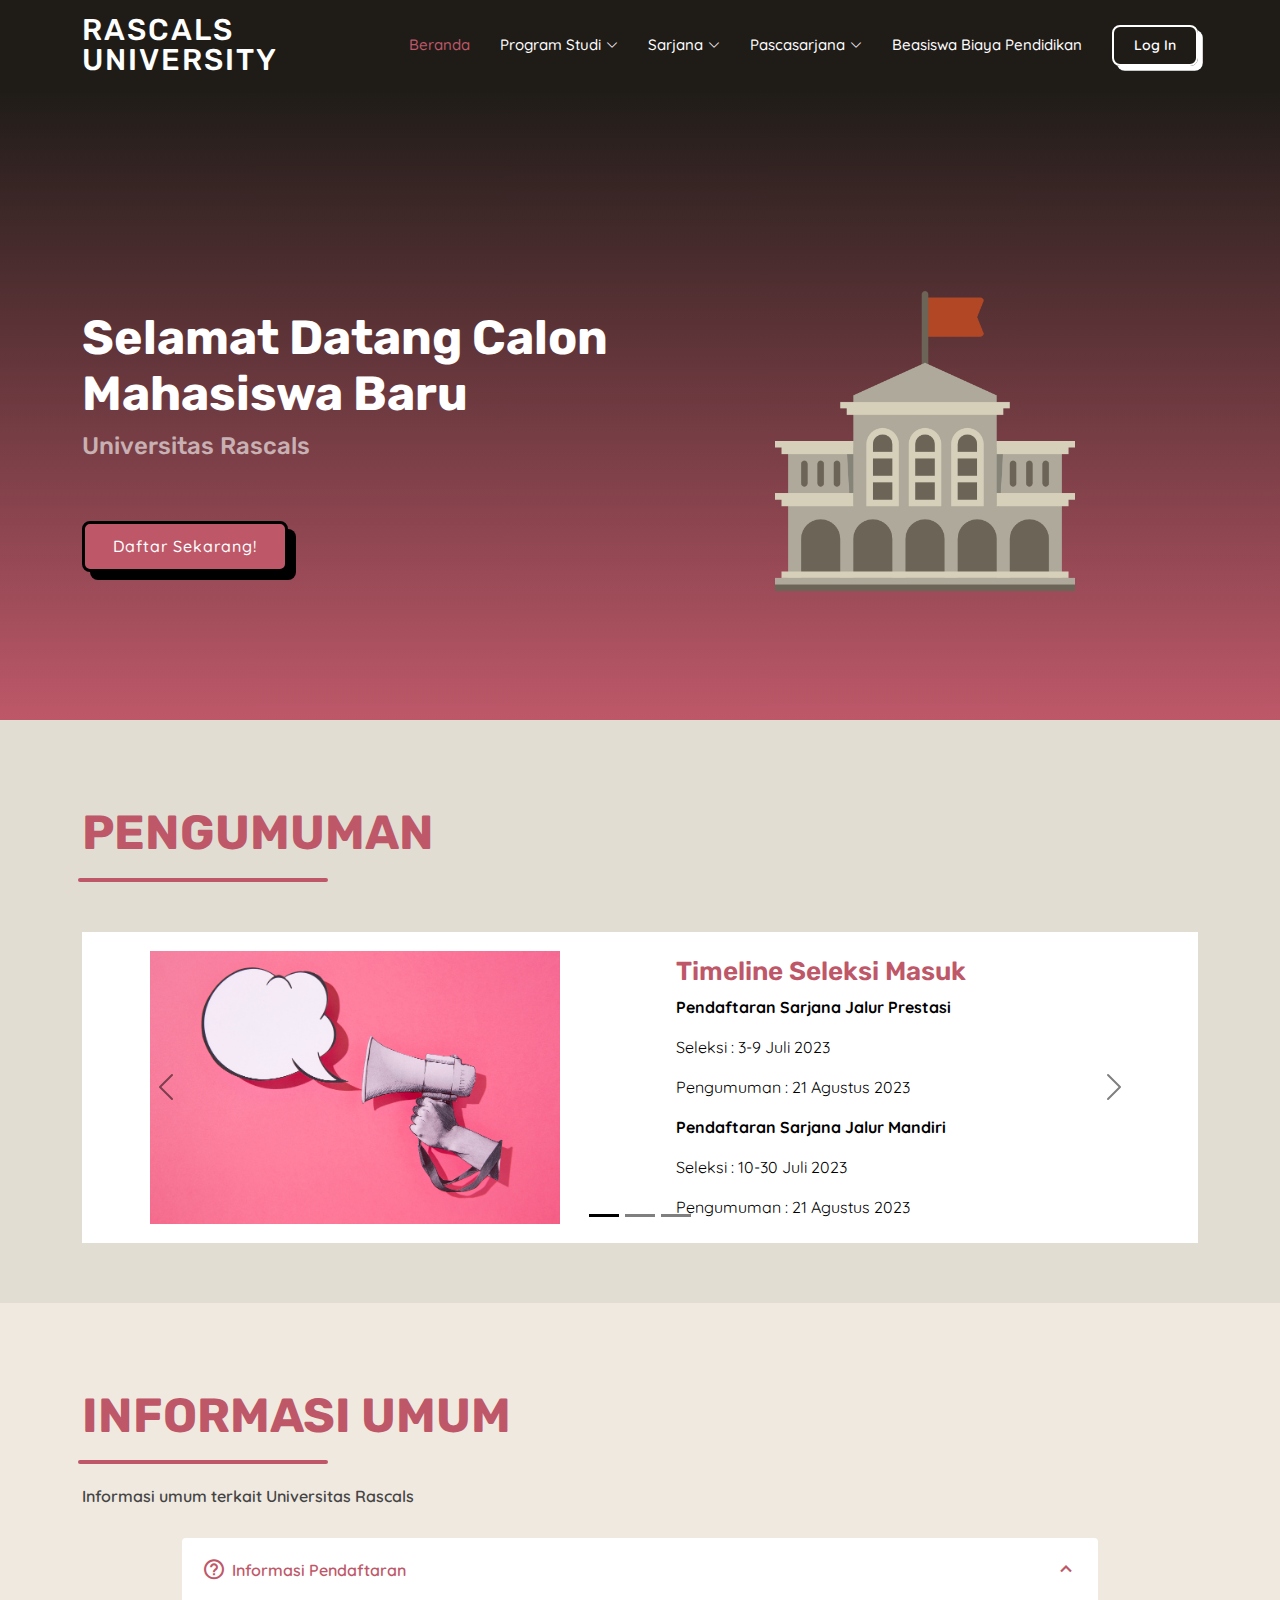
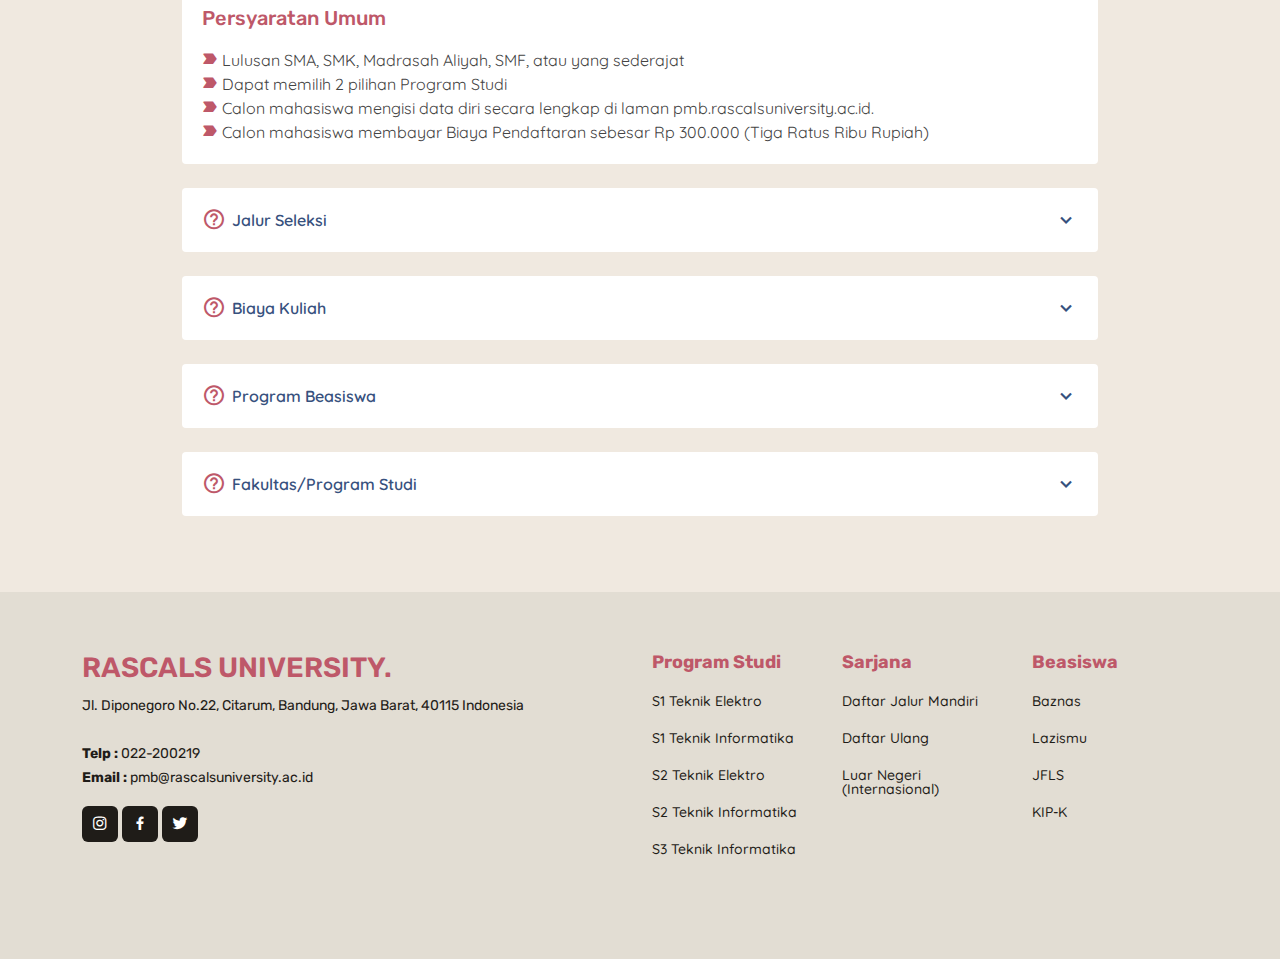
<file: index.html>
<!DOCTYPE html>
<html lang="en">

<head>
    <meta charset="utf-8" />
    <meta content="width=device-width, initial-scale=1.0" name="viewport" />

    <title>PMB RASCALS University - Beranda</title>

    <link href="./assets/image/favicon.png" rel="icon" />

    <link rel="stylesheet" href="./assets/bootstrap/css/bootstrap.min.css" />
    <link rel="stylesheet" href="./assets/bootstrap-icons/bootstrap-icons.css" />
    <link rel="stylesheet" href="./assets/boxicons/css/boxicons.min.css" />

    <link href="./assets/css/style.css" rel="stylesheet" />
</head>

<body>
    <!-- Header -->
    <header id="header" class="sticky-top bg-base-1">
        <div class="container d-flex align-items-center">
            <h1 class="logo me-auto">
                <a href="index.html">rascals university</a>
            </h1>

            <nav id="navbar" class="navbar">
                <ul>
                    <li>
                        <a class="nav-link active" href="#">Beranda</a>
                    </li>
                    <li class="dropdown">
                        <a href="#">
                            <span>Program Studi</span>
                            <i class="bi bi-chevron-down"></i>
                        </a>
                        <ul>
                            <li class="dropdown">
                                <a href="#"><span>Fakultas Sains Teknologi</span>
                                    <i class="bi bi-chevron-right"></i></a>
                                <ul>
                                    <li>
                                        <a href="#">S1 Teknik Elektro</a>
                                    </li>
                                    <li>
                                        <a href="#">S1 Teknik Informatika</a>
                                    </li>
                                    <li>
                                        <a href="#">S2 Teknik Elektro</a>
                                    </li>
                                    <li>
                                        <a href="#">S2 Teknik Informatika</a>
                                    </li>
                                    <li>
                                        <a href="#">S3 Teknik Informatika</a>
                                    </li>
                                </ul>
                            </li>
                        </ul>
                    </li>
                    <li class="dropdown">
                        <a href="#">
                            <span>Sarjana</span>
                            <i class="bi bi-chevron-down"></i>
                        </a>
                        <ul>
                            <li>
                                <a href="./pages/Sarjana/JalurMandiri.html">Jalur Mandiri</a>
                            </li>
                            <li>
                                <a href="./pages/Sarjana/DaftarUlang.html">Daftar Ulang</a>
                            </li>
                            <li>
                                <a href="./pages/Sarjana/LuarNegeri.html">Luar Negeri (Internasional)</a>
                            </li>
                        </ul>
                    </li>
                    <li class="dropdown">
                        <a href="#">
                            <span>Pascasarjana</span>
                            <i class="bi bi-chevron-down"></i>
                        </a>
                        <ul>
                            <li>
                                <a href="./pages/Pascasarjana/Pascasarjana.html">Beasiswa Lanjutan</a>
                            </li>
                        </ul>
                    </li>
                    <li class="nav-link">
                        <a href="./pages/BeasiswaBiayaPendidikan/Beasiswa.html">
                            <span>Beasiswa Biaya Pendidikan</span>
                        </a>
                    </li>
                    <li>
                        <a class="getstarted scrollto" href="#">Log In</a>
                    </li>
                </ul>
                <i class="bi bi-list mobile-nav-toggle"></i>
            </nav>
        </div>
    </header>
    <!-- End Header -->

    <!-- Hero Section -->
    <section id="hero" class="d-flex align-items-center">
        <div class="container">
            <div class="row">
                <div class="col-lg-6 d-flex flex-column justify-content-center pt-4 pt-lg-0 order-2 order-lg-1">
                    <h1>Selamat Datang Calon Mahasiswa Baru</h1>
                    <h2>Universitas Rascals</h2>
                    <div class="d-flex justify-content-center justify-content-lg-start">
                        <a href="#" class="btn-get-started scrollto">Daftar Sekarang!</a>
                    </div>
                </div>
                <div class="col-lg-6 order-1 order-lg-2 hero-img">
                    <img src="./assets/image/hero.png" class="img-fluid animated" alt="" />
                </div>
            </div>
        </div>
    </section>
    <!-- End Hero -->

    <main id="main">
        <!-- Pengumuman -->
        <section id="pengumuman" class="pengumuman section-bg">
            <div class="container">
                <div class="section-title">
                    <h2 class="mt-4 base-2">
                        PENGUMUMAN
                    </h2>
                </div>

                <div id="carouselExampleCaptions" class="carousel carousel-dark slide">
                    <div class="carousel-indicators">
                        <button type="button" data-bs-target="#carouselExampleCaptions" data-bs-slide-to="0"
                            class="active" aria-current="true" aria-label="Slide 1"></button>
                        <button type="button" data-bs-target="#carouselExampleCaptions" data-bs-slide-to="1"
                            aria-label="Slide 2"></button>
                        <button type="button" data-bs-target="#carouselExampleCaptions" data-bs-slide-to="2"
                            aria-label="Slide 3"></button>
                    </div>
                    <div class="carousel-inner">
                        <div class="carousel-item active bg-white">
                            <div class="row content">
                                <div class="col-lg-6 d-flex align-items-center justify-content-center">
                                    <img src="./assets/image/announcement.jpg" class="d-block w-75" alt="...">
                                </div>
                                <div class="col-lg-6">
                                    <div class="text-black p-4 d-block d-md-block w-75">
                                        <h3 class="base-2">Timeline Seleksi Masuk</h3>
                                        <p class="fw-bold">Pendaftaran Sarjana Jalur Prestasi</p>
                                        <p>Seleksi : 3-9 Juli 2023</p>
                                        <p>Pengumuman : 21 Agustus 2023</p>
                                        <p class="fw-bold">Pendaftaran Sarjana Jalur Mandiri</p>
                                        <p>Seleksi : 10-30 Juli 2023</p>
                                        <p>Pengumuman : 21 Agustus 2023</p>
                                    </div>
                                </div>
                            </div>
                        </div>
                        <div class="carousel-item bg-white">
                            <div class="row content">
                                <div class="col-lg-6 d-flex align-items-center justify-content-center">
                                    <img src="./assets/image/announcement.jpg" class="d-block w-75" alt="...">
                                </div>
                                <div class="col-lg-6">
                                    <div class="text-black p-4 d-block d-md-block w-75">
                                        <h3 class="base-2">Pengumuman Hasil Seleksi Program Sarjana</h3>
                                        <p>
                                            Hasil seleksi program sarjana Universitas rascals Tahun Ajaran
                                            2023/2024
                                            akan disampaikan kepada peserta pada hari senin, 21 Agustus 2023 pukul 15.00
                                            WIB melalui akun pendaftaran masing-masing.
                                        </p>
                                    </div>
                                </div>
                            </div>
                        </div>
                        <div class="carousel-item bg-white">
                            <div class="row content">
                                <div class="col-lg-6 d-flex align-items-center justify-content-center">
                                    <img src="./assets/image/announcement.jpg" class="d-block w-75" alt="...">
                                </div>
                                <div class="col-lg-6">
                                    <div class="text-black p-4 d-block d-md-block w-75">
                                        <h3 class="base-2">Daftar Ulang</h3>
                                        <p>Pengisian Biodata bagi peserta yang telah Lulus seleksi jalur prestasi &
                                            jalur
                                            mandiri dilakukan mulai tanggal 28 Agustus 2023 Pukul 15.00 wib.
                                            sampai dengan tanggal 3 September 2023 Pukul 23.59 wib.</p>
                                        <p>Form pengisian daftar ulang akan dikirimkan pada peserta
                                            melalui akun pendaftaran masing-masing.</p>
                                    </div>
                                </div>
                            </div>
                        </div>
                    </div>
                    <button class="carousel-control-prev" type="button" data-bs-target="#carouselExampleCaptions"
                        data-bs-slide="prev">
                        <span class="carousel-control-prev-icon" aria-hidden="true"></span>
                        <span class="visually-hidden">Previous</span>
                    </button>
                    <button class="carousel-control-next" type="button" data-bs-target="#carouselExampleCaptions"
                        data-bs-slide="next">
                        <span class="carousel-control-next-icon" aria-hidden="true"></span>
                        <span class="visually-hidden">Next</span>
                    </button>
                </div>
            </div>
        </section>
        <!-- End Pengumuman -->

        <!-- Informasi Umum -->
        <section id="informasi-umum" class="informasi-umum">
            <div class="container">
                <div class="section-title">
                    <h2 class="mt-4 base-2">
                        INFORMASI UMUM
                    </h2>
                    <p class="fw-semibold">
                        Informasi umum terkait Universitas Rascals
                    </p>
                </div>

                <div class="informasi-umum-list">
                    <ul>
                        <li>
                            <i class="bx bx-help-circle icon-help"></i>
                            <a data-bs-toggle="collapse" class="collapse" data-bs-target="#informasi-umum-list-1">
                                Informasi Pendaftaran
                                <i class="bx bx-chevron-down icon-show"></i>
                                <i class="bx bx-chevron-up icon-close"></i>
                            </a>
                            <div id="informasi-umum-list-1" class="collapse show" data-bs-parent=".informasi-umum-list">
                                <h5 class="mt-4 base-2">
                                    Persyaratan Umum
                                </h5>
                                <p>
                                    <i class="bx bxs-label base-2"></i>
                                    Lulusan SMA, SMK, Madrasah Aliyah, SMF,
                                    atau yang sederajat <br />
                                    <i class="bx bxs-label base-2"></i>
                                    Dapat memilih 2
                                    pilihan Program Studi
                                    <br />
                                    <i class="bx bxs-label base-2"></i>
                                    Calon mahasiswa
                                    mengisi data diri secara lengkap di
                                    laman pmb.rascalsuniversity.ac.id.
                                    <br />
                                    <i class="bx bxs-label base-2"></i>
                                    Calon
                                    mahasiswa membayar Biaya Pendaftaran
                                    sebesar Rp 300.000 (Tiga Ratus Ribu
                                    Rupiah)
                                </p>
                            </div>
                        </li>

                        <li>
                            <i class="bx bx-help-circle icon-help"></i>
                            <a data-bs-toggle="collapse" data-bs-target="#informasi-umum-list-2" class="collapsed">
                                Jalur Seleksi
                                <i class="bx bx-chevron-down icon-show"></i>
                                <i class="bx bx-chevron-up icon-close"></i>
                            </a>
                            <div id="informasi-umum-list-2" class="collapse" data-bs-parent=".informasi-umum-list">
                                <h6 class="mt-4 base-2">
                                    1. Jalur Ujian Mandiri
                                </h6>
                                <p>
                                    Dimana camaba akan melaksanakan tes
                                    terlebih dahulu sebagai syarat masuk.
                                    Tes dilakukan secara online dengan soal
                                    pengetahuan umum sebanyak 40 soal.
                                </p>
                                <h6 class="mt-4 base-2">
                                    2. Jalur Rapot
                                </h6>
                                <p>
                                    Camaba melakukan syarat masuk dengan
                                    hanya menampilkan nilai rapot saja dari
                                    semester 1-5 dengan rata-rata nilai 8
                                </p>
                                <h6 class="mt-4 base-2">
                                    3. Jalur Undangan
                                </h6>
                                <p>
                                    Bagi Camaba yang pernah melaksanan Ujian
                                    di PTN (sbmptn, utbk, mandiri, dll) bisa
                                    diberi kemudahan masuk dengan syarat
                                    melampirkan kartu ujian dan hasil nilai
                                    ujian di PTN yang diikuti.
                                </p>
                            </div>
                        </li>

                        <li>
                            <i class="bx bx-help-circle icon-help"></i>
                            <a data-bs-toggle="collapse" data-bs-target="#informasi-umum-list-3" class="collapsed">
                                Biaya Kuliah
                                <i class="bx bx-chevron-down icon-show"></i>
                                <i class="bx bx-chevron-up icon-close"></i>
                            </a>
                            <div id="informasi-umum-list-3" class="collapse" data-bs-parent=".informasi-umum-list">
                                <table class="table table-hover mt-4">
                                    <thead>
                                        <tr>
                                            <th scope="col">#</th>
                                            <th scope="col">Program Studi</th>
                                            <th scope="col">SPP (Per Semester)</th>
                                            <th scope="col">Dana Pengembangan (Per Semester)</th>
                                        </tr>
                                    </thead>
                                    <tbody>
                                        <tr>
                                            <th scope="row">1</th>
                                            <td>Teknik Informatika</td>
                                            <td>Rp. 4.000.000</td>
                                            <td>Rp. 1.500.000</td>
                                        </tr>
                                        <tr>
                                            <th scope="row">2</th>
                                            <td>Teknik Elektro</td>
                                            <td>Rp. 3.500.000</td>
                                            <td>Rp. 1.500.000</td>
                                        </tr>
                                    </tbody>
                                </table>
                                <p>*SPP (Per Semester) telah mencakup beasiswa SPP 50%</p>
                            </div>
                        </li>


                        <li>
                            <i class="bx bx-help-circle icon-help"></i>
                            <a data-bs-toggle="collapse" data-bs-target="#informasi-umum-list-4" class="collapsed">
                                Program Beasiswa
                                <i class="bx bx-chevron-down icon-show"></i>
                                <i class="bx bx-chevron-up icon-close"></i></a>
                            <div id="informasi-umum-list-4" class="collapse" data-bs-parent=".informasi-umum-list">
                                <h5 class="mt-4 base-2">
                                    Program Beasiswa 50%
                                </h5>
                                <p>
                                    Merupakan salah satu program dari
                                    Universitas Rascals dalam
                                    rangka membantu para lulusan tingkat
                                    SMA/SMK/MA/sederajat yang ingin
                                    melanjutkan pendidikannya ke tingkat
                                    perguruan tinggi.
                                </p>
                                <p>
                                    Program Beasiswa SPP 50% ini, akan
                                    membantu para calon mahasiswa yang ingin
                                    melanjutkan pendidikan ke jenjang yang
                                    lebih tinggi.
                                </p>
                                <p>
                                    Adapun peruntukan Program Beasiswa SPP
                                    50% ini, berlaku untuk seluruh program
                                    studi yang ada di Universitas
                                    Rascals selama 8 semester.
                                </p>
                            </div>
                        </li>

                        <li>
                            <i class="bx bx-help-circle icon-help"></i>
                            <a data-bs-toggle="collapse" data-bs-target="#informasi-umum-list-5" class="collapsed">
                                Fakultas/Program Studi
                                <i class="bx bx-chevron-down icon-show"></i><i
                                    class="bx bx-chevron-up icon-close"></i></a>
                            <div id="informasi-umum-list-5" class="collapse" data-bs-parent=".informasi-umum-list">
                                <div class="row content">
                                    <div class="col-lg-6">
                                        <h5 class="mt-4 base-2">
                                            Program Studi Teknik Informatika
                                        </h5>
                                        <p>
                                            <b>“Mewujudkan Software Engineer
                                                Terbaik dengan Solusi-solusi
                                                Aplikatif Bagi Indonesia”</b>
                                        </p>

                                        <p>
                                            Program Studi Teknik Informatika
                                            memberikan perhatian khusus kepada
                                            teknologi berkembang saat ini seperti
                                            “Virtual Reality”, “Data Warehouse”,
                                            “Integrated Database”, “Internet of
                                            Things”, dan “Augmented Reality”.
                                            Pendalaman pada rumpun ilmu dan
                                            teknologi ini dimaksudkan agar mahasiswa
                                            fokus mendalami salah satu yang disukai
                                            sehingga pemahaman tidak hanya sebatas
                                            “kulit” pemrograman tapi juga sesuai
                                            dengan standar industri saat ini.
                                        </p>

                                        <p>
                                            Pembelajaran akan ditempuh dalam waktu 8
                                            semester dengan jumlah 144 SKS.
                                            Pembelajaran akan dibagi dalam 3 bagian
                                            yang dilaksanakan secara
                                            berkesinambungan yaitu Informatika
                                            Dasar, Informatika Lanjut, dan Penerapan
                                            Bisnis Startup. Selama 8 semester
                                            tersebut, mahasiswa akan dituntun dengan
                                            roadmap Prodi Teknik Informatika untuk
                                            menghasilkan lulusan yang memiliki
                                            kompetensi Junior Programmer dan Startup
                                            Bisnis dengan solusi Produk Digital
                                            berbasis ekonomi.
                                        </p>

                                        <p>
                                            <b>Visi Teknik Informatika</b>
                                        </p>
                                        <p>
                                            Menjadi program studi yang sangat baik
                                            dalam menghasilkan lulusan Teknik
                                            Informatika berjiwa technopreneur yang
                                            memiliki kecerdasan spiritual, emosional
                                            dan sosial di bidang Rekayasa Perangkat
                                            Lunak.
                                        </p>

                                        <p>
                                            <b>Misi Program Studi Teknik
                                                Informatika</b>
                                        </p>

                                        <p>
                                            <i class="bx bxs-label base-2"></i>
                                            Menyelenggarakan pendidikan sesuai
                                            dengan teknologi terbaru yang
                                            berorientasi pada perkembangan industri
                                            informatika terkini <br />
                                            <i class="bx bxs-label base-2"></i>
                                            Melaksanakan penelitian dan pengabdian
                                            kepada masyarakat melalui penerapan
                                            teknologi informasi dan komunikasi
                                            berdasarkan kebutuhan masyarakat
                                            <br />
                                            <i class="bx bxs-label base-2"></i>
                                            Melaksanakan kerjasama dengan berbagai
                                            instansi dan industri di bidang
                                            teknologi informasi dan komunikasi
                                            <br />
                                            <i class="bx bxs-label base-2"></i>
                                            Membangun unit-unit bisnis terkait
                                            Kurikulum Unggulan & Spesifikasi Program
                                            Studi Teknik Informatika
                                        </p>
                                    </div>

                                    <div class="col-lg-6">
                                        <h5 class="mt-4 base-2">
                                            Program Studi Teknik Elektro
                                        </h5>
                                        <p>
                                            <b>“Membuka cakrawala teknologi masa
                                                depan bagi technopreneur unggulan
                                                bangsa”</b>
                                        </p>
                                        <p>
                                            Bidang Teknik Elektro adalah salah satu
                                            bidang rekayasa yang banyak berpengaruh
                                            dalam perkembangan peradaban dunia.
                                            Kontribusi teknik elektro diperkirakan
                                            akan terus berlanjut pada masa yang akan
                                            datang. Lulusan teknik elektro adalah
                                            agen transformasi yang sangat dibutuhkan
                                            dengan memberikan praktek kerekayasaan
                                            yang terbaik dalam setiap aspek
                                            kehidupan. Program studi sarjana Teknik
                                            Elektro berdiri pada tanggal 14 Juni
                                            2016 melalui SK No. 205/KPT/I/2016 dari
                                            Kementerian Pendidikan, Kebudayaan,
                                            Riset dan Teknologi. Mahasiswa diperoleh
                                            program studi Teknik Elektro satu tahun
                                            setelah SK diterima atau pada tahun
                                            2017.
                                        </p>

                                        <p>
                                            <b>Visi Teknik Elektro</b>
                                        </p>
                                        Program Studi Teknik Elektro mengembangakan
                                        keilmuan teknik elektro yang berbasis pada
                                        nilai-nilai islam dan kemuhammadiyahan serta
                                        teknoprenerial dengan menyelaraskan pada
                                        perkembangan teknologi untuk menghasilkan
                                        lulusan yang profesional, beretika, dan
                                        memiliki kepribadian Islami.

                                        <p>
                                            <b>Misi Teknik Elektro</b>
                                        </p>
                                        <p>
                                            <i class="bx bxs-label base-2"></i>
                                            Menyelenggarakan pendidikan tinggi
                                            dalam bidang teknik elektro yang
                                            menguasai ilmu pengetahuan, rekayasa,
                                            dan teknologi serta berwawasan islami.
                                        </p>
                                        <p>
                                            <i class="bx bxs-label base-2"></i>
                                            Melaksanakan penelitian dalam bidang
                                            teknik elektro yang dapat meningkatkan
                                            taraf hidup masyarakat, bangsa, dan
                                            negara.
                                        </p>
                                        <p>
                                            <i class="bx bxs-label base-2"></i>
                                            Berperan aktif dalam kegiatan
                                            pengabdian masyarakat dalam bidang
                                            Teknik Elektro yang berwawasan
                                            lingkungan dan pengembangan
                                            berkelanjutan serta memiliki jiwa
                                            kewirausahaan.
                                        </p>
                                        <p>
                                            <i class="bx bxs-label base-2"></i>
                                            Menjalin kerjasama dengan stakeholder
                                            dengan berbagai pihak, baik dengan
                                            instansi pemerintahan maupun pihak
                                            swasta.
                                        </p>
                                    </div>
                                </div>

                            </div>
                        </li>
                    </ul>
                </div>
            </div>
        </section>
        <!-- End Informasi Umum -->
    </main>
    <!-- End #main -->

    <!-- Footer -->
    <footer id="footer">
        <div class="footer-top section-bg">
            <div class="container">
                <div class="row">
                    <div class="col-lg-6 col-md-6 footer-contact">
                        <h3>Rascals University.</h3>
                        <p>
                            Jl. Diponegoro No.22,
                            Citarum, Bandung, Jawa Barat, 40115
                            Indonesia <br /><br />
                            <strong>Telp :</strong> 022-200219<br />
                            <strong>Email :</strong>
                            pmb@rascalsuniversity.ac.id<br />
                        </p>
                        <div class="social-links mt-3">
                            <a href="#" class="instagram"><i class="bx bxl-instagram"></i></a>
                            <a href="#" class="facebook"><i class="bx bxl-facebook"></i></a>
                            <a href="#" class="twitter"><i class="bx bxl-twitter"></i></a>
                        </div>
                    </div>

                    <div class="col-lg-2 col-md-6 footer-links">
                        <h4>Program Studi</h4>
                        <ul>
                            <li>
                                <a href="#">S1 Teknik Elektro</a>
                            </li>
                            <li>
                                <a href="#">S1 Teknik Informatika</a>
                            </li>
                            <li>
                                <a href="#">S2 Teknik Elektro</a>
                            </li>
                            <li>
                                <a href="#">S2 Teknik Informatika</a>
                            </li>
                            <li>
                                <a href="#">S3 Teknik Informatika</a>
                            </li>
                        </ul>
                    </div>

                    <div class="col-lg-2 col-md-6 footer-links">
                        <h4>Sarjana</h4>
                        <ul>
                            <li>
                                <a href="#">Daftar Jalur Mandiri</a>
                            </li>
                            <li>
                                <a href="#">Daftar Ulang</a>
                            </li>
                            <li>
                                <a href="#">Luar Negeri (Internasional)</a>
                            </li>
                        </ul>
                    </div>

                    <div class="col-lg-2 col-md-6 footer-links">
                        <h4>Beasiswa</h4>
                        <ul>
                            <li>
                                <a href="#">Baznas</a>
                            </li>
                            <li>
                                <a href="#">Lazismu</a>
                            </li>
                            <li>
                                <a href="#">JFLS</a>
                            </li>
                            <li>
                                <a href="#">KIP-K</a>
                            </li>
                        </ul>
                    </div>
                </div>
            </div>
    </footer>
    <!-- End Footer -->

    <a href="#" class="back-to-top d-flex align-items-center justify-content-center">
        <i class="bi bi-arrow-up-short"></i>
    </a>

    <script src="./assets/bootstrap/js/bootstrap.bundle.min.js"></script>

    <script src="./assets/js/script.js"></script>
</body>

</html>
</file>
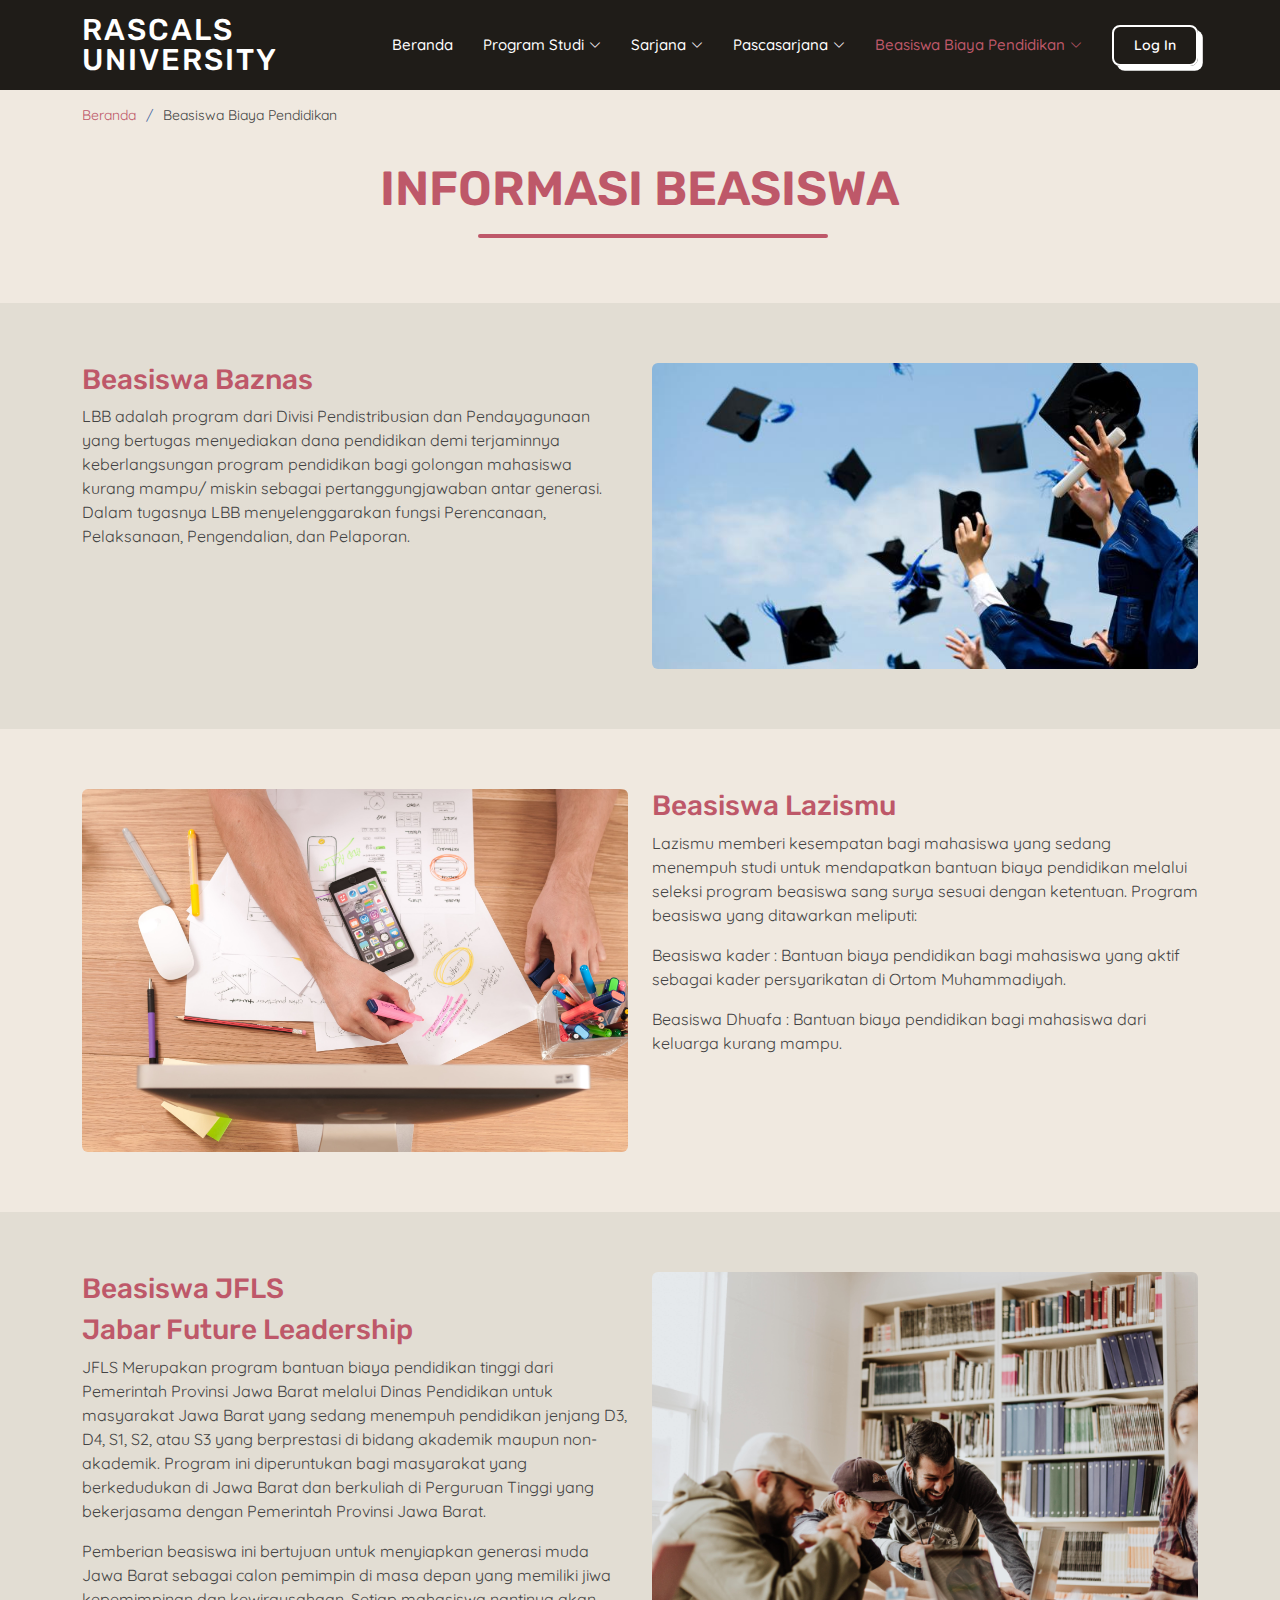
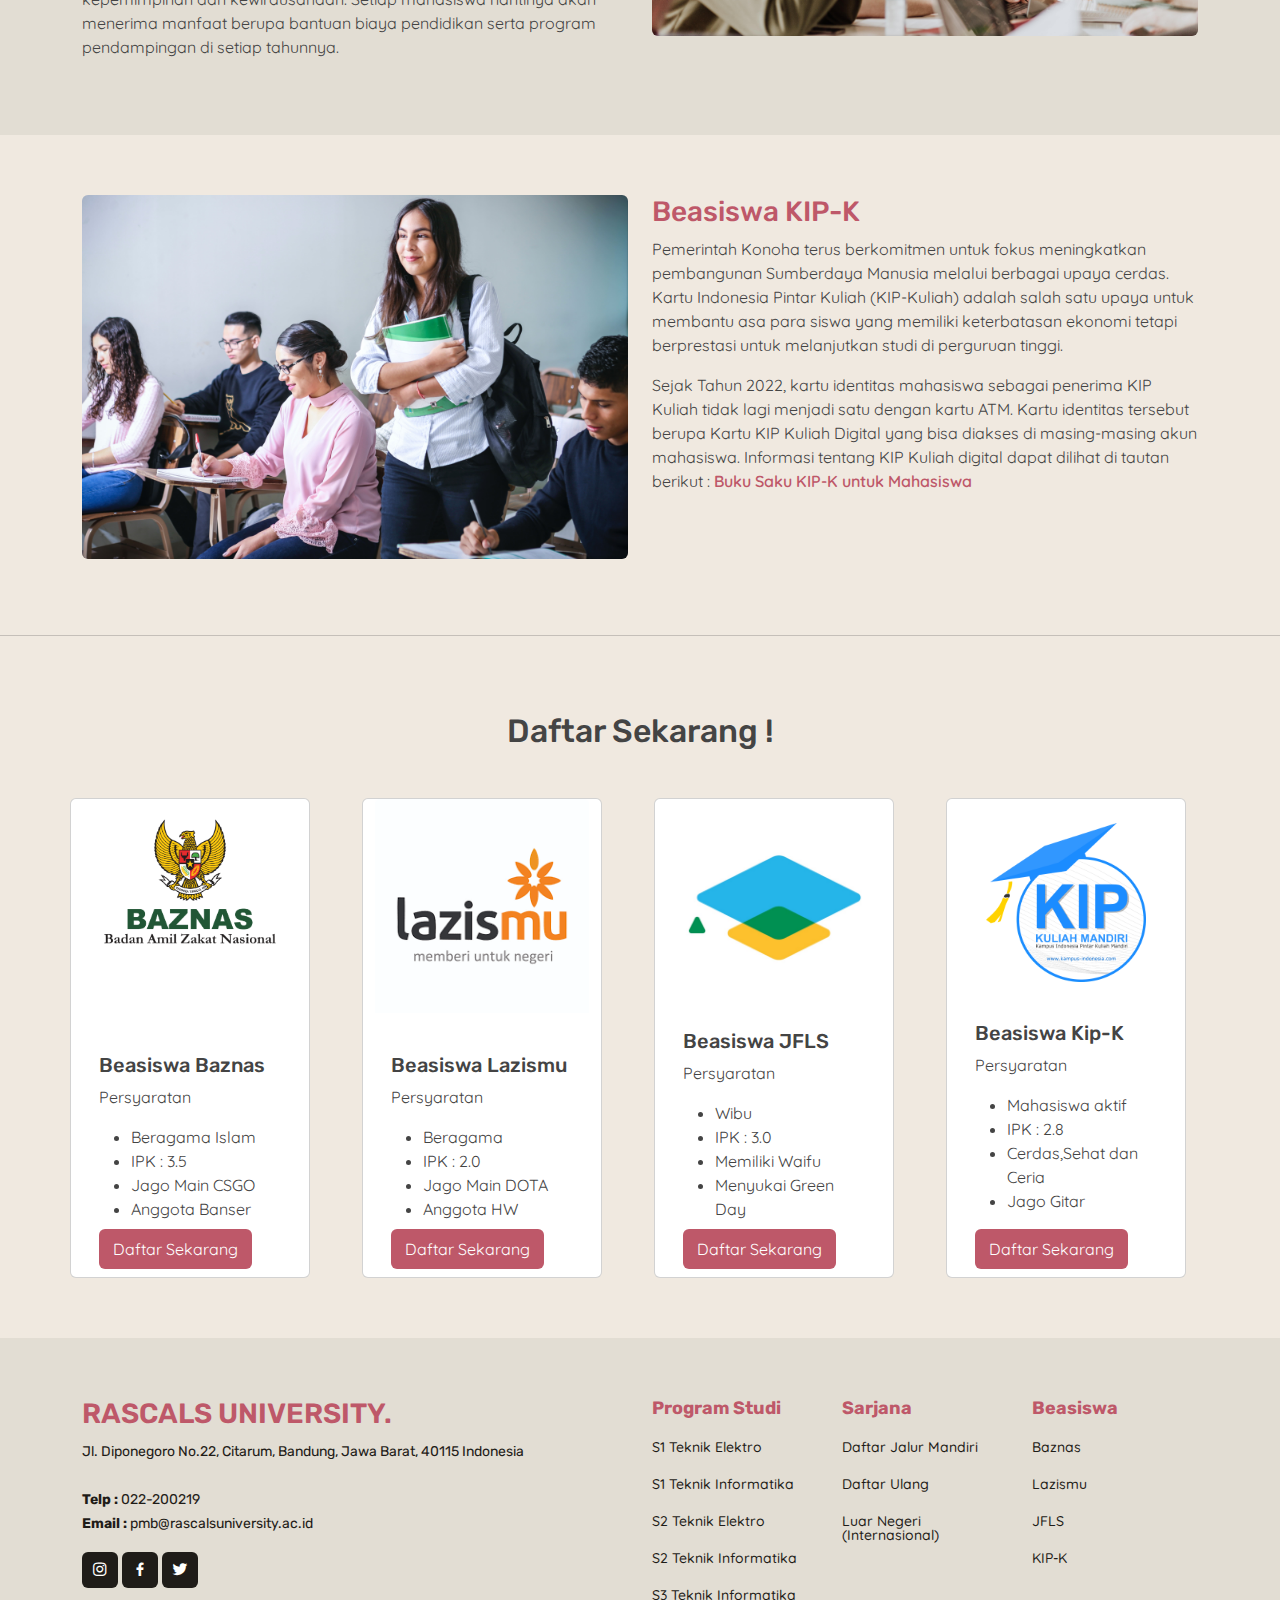
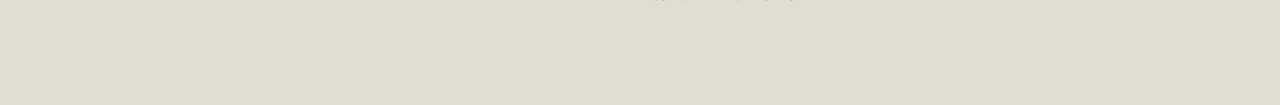
<file: pages/BeasiswaBiayaPendidikan/Beasiswa.html>
<!DOCTYPE html>
<html lang="en">

<head>
    <meta charset="UTF-8" />
    <meta http-equiv="X-UA-Compatible" content="IE=edge" />
    <meta name="viewport" content="width=device-width, initial-scale=1.0" />

    <title>PMB RASCALS University - Pascasarjana</title>

    <link href="./../../assets/image/favicon.png" rel="icon" />

    <link rel="stylesheet" href="./../../assets/bootstrap/css/bootstrap.min.css" />
    <link rel="stylesheet" href="./../../assets/bootstrap-icons/bootstrap-icons.css" />
    <link rel="stylesheet" href="./../../assets/boxicons/css/boxicons.min.css" />

    <link href="./../../assets/css/style.css" rel="stylesheet" />
</head>

<body>
    <!-- Header -->
    <header id="header" class="sticky-top bg-base-1">
        <div class="container d-flex align-items-center">
            <h1 class="logo me-auto">
                <a href="index.html">rascals university</a>
            </h1>

            <nav id="navbar" class="navbar">
                <ul>
                    <li>
                        <a class="nav-link" href="./../../index.html">Beranda</a>
                    </li>
                    <li class="dropdown">
                        <a href="#">
                            <span>Program Studi</span>
                            <i class="bi bi-chevron-down"></i>
                        </a>
                        <ul>
                            <li class="dropdown">
                                <a href="#"><span>Fakultas Sains Teknologi</span>
                                    <i class="bi bi-chevron-right"></i></a>
                                <ul>
                                    <li>
                                        <a href="#">S1 Teknik Elektro</a>
                                    </li>
                                    <li>
                                        <a href="#">S1 Teknik Informatika</a>
                                    </li>
                                    <li>
                                        <a href="#">S2 Teknik Elektro</a>
                                    </li>
                                    <li>
                                        <a href="#">S2 Teknik Informatika</a>
                                    </li>
                                    <li>
                                        <a href="#">S3 Teknik Informatika</a>
                                    </li>
                                </ul>
                            </li>
                        </ul>
                    </li>
                    <li class="dropdown">
                        <a href="#">
                            <span>Sarjana</span>
                            <i class="bi bi-chevron-down"></i>
                        </a>
                        <ul>
                            <li>
                                <a href="./../Sarjana/JalurMandiri.html">Jalur Mandiri</a>
                            </li>
                            <li>
                                <a href="./../Sarjana/DaftarUlang.html">Daftar Ulang</a>
                            </li>
                            <li>
                                <a href="./../Sarjana/LuarNegeri.html">Luar Negeri (Internasional)</a>
                            </li>
                        </ul>
                    </li>
                    <li class="dropdown">
                        <a href="#">
                            <span>Pascasarjana</span>
                            <i class="bi bi-chevron-down"></i>
                        </a>
                        <ul>
                            <li>
                                <a href="./../Pascasarjana/Pascasarjana.html">Beasiswa Lanjutan</a>
                            </li>
                        </ul>
                    </li>
                    <li class="dropdown">
                        <a href="#" class="active">
                            <span>Beasiswa Biaya Pendidikan</span>
                            <i class="bi bi-chevron-down"></i>
                        </a>
                        <ul>
                            <li>
                                <a class="scrollto" href="#baznas">Baznas</a>
                            </li>
                            <li>
                                <a class="scrollto" href="#lazismu">Lazismu</a>
                            </li>
                            <li>
                                <a class="scrollto" href="#jfls">JFLS</a>
                            </li>
                            <li>
                                <a class="scrollto" href="#kip-k">KIP-K</a>
                            </li>
                        </ul>
                    </li>
                    <li>
                        <a class="getstarted" href="#">Log In</a>
                    </li>
                </ul>
                <i class="bi bi-list mobile-nav-toggle"></i>
            </nav>
        </div>
    </header>
    <!-- End Header -->

    <!-- Breadcrumbs -->
    <section id="breadcrumbs" class="breadcrumbs">
        <div class="container">
            <ol>
                <li><a href="./../../index.html">Beranda</a></li>
                <li>Beasiswa Biaya Pendidikan</li>
            </ol>
            <div class="section-title beasiswa-title">
                <h2 class="mt-4 base-2 text-center">
                    Informasi Beasiswa
                </h2>
            </div>
        </div>
    </section>
    <!-- End Breadcrumbs -->

    <!-- Beasiswa Baznas Section Start -->
    <section class="inner-page1 section-bg" id="baznas">
        <div class="container">
            <div class="row content">
                <div class="col-lg-6 col-sm-12">
                    <h3>Beasiswa Baznas</h3>
                    <p>
                        LBB adalah program dari Divisi Pendistribusian dan
                        Pendayagunaan yang bertugas menyediakan dana
                        pendidikan demi terjaminnya keberlangsungan program
                        pendidikan bagi golongan mahasiswa kurang mampu/
                        miskin sebagai pertanggungjawaban antar generasi.
                        Dalam tugasnya LBB menyelenggarakan fungsi
                        Perencanaan, Pelaksanaan, Pengendalian, dan
                        Pelaporan.
                    </p>
                </div>
                <div class="col-lg-6 col-sm-12">
                    <img src="../../assets/image/beasiswa-1jpeg.jpeg" class="beasiswa-1 img-fluid rounded-2"
                        alt="beasiswa-1" />
                </div>
            </div>
        </div>
    </section>
    <!-- Beasiswa Baznas Section End -->

    <!-- Beasiswa Lazismu Section Start -->
    <section class="inner-page2" id="lazismu">
        <div class="container">
            <div class="row content">
                <div class="col-lg-6 col-sm-12">
                    <img src="../../assets/image/beasiswa-2.jpg" class="beasiswa-1 img-fluid rounded-2"
                        alt="beasiswa-1" />
                </div>
                <div class="col-lg-6 col-sm-12">
                    <h3>Beasiswa Lazismu</h3>
                    <p>
                        Lazismu memberi kesempatan bagi mahasiswa yang
                        sedang menempuh studi untuk mendapatkan bantuan
                        biaya pendidikan melalui seleksi program beasiswa
                        sang surya sesuai dengan ketentuan. Program beasiswa
                        yang ditawarkan meliputi:
                    </p>
                    <p>
                        Beasiswa kader : Bantuan biaya pendidikan bagi
                        mahasiswa yang aktif sebagai kader persyarikatan di
                        Ortom Muhammadiyah.
                    </p>

                    <p>
                        Beasiswa Dhuafa : Bantuan biaya pendidikan bagi
                        mahasiswa dari keluarga kurang mampu.
                    </p>
                </div>
            </div>
        </div>
    </section>
    <!-- Beasiswa Lazismu Section End -->

    <!-- Beasiswa JFLS Start -->
    <section class="inner-page3 section-bg" id="jfls">
        <div class="container">
            <div class="row content">
                <div class="col-lg-6 col-sm-12">
                    <h3>Beasiswa JFLS</h3>
                    <h3>Jabar Future Leadership</h3>
                    <p>
                        JFLS Merupakan program bantuan biaya pendidikan
                        tinggi dari Pemerintah Provinsi Jawa Barat melalui
                        Dinas Pendidikan untuk masyarakat Jawa Barat yang
                        sedang menempuh pendidikan jenjang D3, D4, S1, S2,
                        atau S3 yang berprestasi di bidang akademik maupun
                        non-akademik. Program ini diperuntukan bagi
                        masyarakat yang berkedudukan di Jawa Barat dan
                        berkuliah di Perguruan Tinggi yang bekerjasama
                        dengan Pemerintah Provinsi Jawa Barat.
                    </p>
                    <p>
                        Pemberian beasiswa ini bertujuan untuk menyiapkan
                        generasi muda Jawa Barat sebagai calon pemimpin di
                        masa depan yang memiliki jiwa kepemimpinan dan
                        kewirausahaan. Setiap mahasiswa nantinya akan
                        menerima manfaat berupa bantuan biaya pendidikan
                        serta program pendampingan di setiap tahunnya.
                    </p>
                </div>
                <div class="col-lg-6 col-sm-12">
                    <img src="../../assets/image/beasiswa-3.jpg" class="beasiswa-1 img-fluid rounded-2"
                        alt="beasiswa-1" />
                </div>
            </div>
        </div>
    </section>
    <!-- Beasiswa JFLS End -->

    <!-- Beasiswa KIP-K Start -->
    <section class="inner-page4" id="kip-k">
        <div class="container">
            <div class="row content">
                <div class="col-lg-6 col-sm-12">
                    <img src="../../assets/image/beasiswa-4.jpg" class="beasiswa-1 img-fluid rounded-2"
                        alt="beasiswa-1" />
                </div>
                <div class="col-lg-6 col-sm-12">
                    <h3>Beasiswa KIP-K</h3>
                    <p>
                        Pemerintah Konoha terus berkomitmen untuk fokus
                        meningkatkan pembangunan Sumberdaya Manusia melalui
                        berbagai upaya cerdas. Kartu Indonesia Pintar Kuliah
                        (KIP-Kuliah) adalah salah satu upaya untuk membantu
                        asa para siswa yang memiliki keterbatasan ekonomi
                        tetapi berprestasi untuk melanjutkan studi di
                        perguruan tinggi.
                    </p>
                    <p>
                        Sejak Tahun 2022, kartu identitas mahasiswa sebagai
                        penerima KIP Kuliah tidak lagi menjadi satu dengan
                        kartu ATM. Kartu identitas tersebut berupa Kartu KIP
                        Kuliah Digital yang bisa diakses di masing-masing
                        akun mahasiswa. Informasi tentang KIP Kuliah digital
                        dapat dilihat di tautan berikut :
                        <a href="https://docs.google.com/presentation/d/1Hp1g2MsRx-6W33ZrnRYxEgEImzXVWZ68BMgJ_8SeJqw/edit#slide=id.p"
                            class="fw-semibold">
                            Buku Saku KIP-K untuk Mahasiswa
                        </a>
                    </p>
                </div>
            </div>
        </div>
    </section>
    <hr />
    <!-- Beasiswa KIP-K End -->

    <!-- Start Card Beasiswa -->
    <section id="cards">
        <div class="container">
            <div class="row">
                <h2 class="text-center mb-5">Daftar Sekarang !</h2>
                <div class="daftar-sekarang row d-lg-flex justify-content-between">
                    <div class="card" style="width: 15rem">
                        <div class="card-image h-75">
                            <img src="../../assets/image/card-baznas.png" class="card-img-top" alt="..." />
                        </div>
                        <div class="card-body">
                            <h5 class="card-title">Beasiswa Baznas</h5>
                            <p>Persyaratan</p>
                            <ul class="card-text">
                                <li>Beragama Islam</li>
                                <li>IPK : 3.5</li>
                                <li>Jago Main CSGO</li>
                                <li>Anggota Banser</li>
                            </ul>
                            <a href="https://baznas.go.id/bayarzakat?gclid=CjwKCAiA2rOeBhAsEiwA2Pl7Q_AM1GnBSn9RDJmeT56UHVZ-T9EZd8HL1ESipczEdCaKjqFIQoFBvhoChFwQAvD_BwE"
                                class="daftar-btn">Daftar Sekarang</a>
                        </div>
                    </div>
                    <div class="card" style="width: 15rem">
                        <div class="card-image h-75">
                            <img src="../../assets/image/card-lazismu.png" class="card-img-top" alt="..." />
                        </div>
                        <div class="card-body">
                            <h5 class="card-title">Beasiswa Lazismu</h5>
                            <p>Persyaratan</p>
                            <ul class="card-text">
                                <li>Beragama</li>
                                <li>IPK : 2.0</li>
                                <li>Jago Main DOTA</li>
                                <li>Anggota HW</li>
                            </ul>
                            <a href="https://lazismu.org/" class="daftar-btn">Daftar Sekarang</a>
                        </div>
                    </div>
                    <div class="card" style="width: 15rem">
                        <div class="card-image h-75">
                            <img src="../../assets/image/card-jfls.jpg" class="card-img-top" alt="..." />
                        </div>
                        <div class="card-body">
                            <h5 class="card-title">Beasiswa JFLS</h5>
                            <p>Persyaratan</p>
                            <ul class="card-text">
                                <li>Wibu</li>
                                <li>IPK : 3.0</li>
                                <li>Memiliki Waifu</li>
                                <li>Menyukai Green Day</li>
                            </ul>
                            <a href="https://beasiswa-jfl.disdik.jabarprov.go.id/" class="daftar-btn">Daftar
                                Sekarang</a>
                        </div>
                    </div>
                    <div class="card" style="width: 15rem">
                        <div class="card-image h-75 d-flex align-items-center justify-content-center">
                            <img src="../../assets/image/card-kip.png"
                                class="card-img-top w-75 d-flex align-self-center" alt="..." />
                        </div>
                        <div class="card-body">
                            <h5 class="card-title">Beasiswa Kip-K</h5>
                            <p>Persyaratan</p>
                            <ul class="card-text mb-4">
                                <li>Mahasiswa aktif</li>
                                <li>IPK : 2.8</li>
                                <li>Cerdas,Sehat dan Ceria</li>
                                <li>Jago Gitar</li>
                            </ul>
                            <a href="https://kip-kuliah.kemdikbud.go.id/" class="daftar-btn">Daftar Sekarang</a>
                        </div>
                    </div>
                </div>
            </div>
        </div>
    </section>
    <!-- End Card Beasiswa -->

    <!-- Footer -->
    <footer id="footer">
        <div class="footer-top section-bg">
            <div class="container">
                <div class="row">
                    <div class="col-lg-6 col-md-6 footer-contact">
                        <h3>Rascals University.</h3>
                        <p>
                            Jl. Diponegoro No.22,
                            Citarum, Bandung, Jawa Barat, 40115
                            Indonesia <br /><br />
                            <strong>Telp :</strong> 022-200219<br />
                            <strong>Email :</strong>
                            pmb@rascalsuniversity.ac.id<br />
                        </p>
                        <div class="social-links mt-3">
                            <a href="#" class="instagram"><i class="bx bxl-instagram"></i></a>
                            <a href="#" class="facebook"><i class="bx bxl-facebook"></i></a>
                            <a href="#" class="twitter"><i class="bx bxl-twitter"></i></a>
                        </div>
                    </div>

                    <div class="col-lg-2 col-md-6 footer-links">
                        <h4>Program Studi</h4>
                        <ul>
                            <li>
                                <a href="#">S1 Teknik Elektro</a>
                            </li>
                            <li>
                                <a href="#">S1 Teknik Informatika</a>
                            </li>
                            <li>
                                <a href="#">S2 Teknik Elektro</a>
                            </li>
                            <li>
                                <a href="#">S2 Teknik Informatika</a>
                            </li>
                            <li>
                                <a href="#">S3 Teknik Informatika</a>
                            </li>
                        </ul>
                    </div>

                    <div class="col-lg-2 col-md-6 footer-links">
                        <h4>Sarjana</h4>
                        <ul>
                            <li>
                                <a href="#">Daftar Jalur Mandiri</a>
                            </li>
                            <li>
                                <a href="#">Daftar Ulang</a>
                            </li>
                            <li>
                                <a href="#">Luar Negeri (Internasional)</a>
                            </li>
                        </ul>
                    </div>

                    <div class="col-lg-2 col-md-6 footer-links">
                        <h4>Beasiswa</h4>
                        <ul>
                            <li>
                                <a href="#">Baznas</a>
                            </li>
                            <li>
                                <a href="#">Lazismu</a>
                            </li>
                            <li>
                                <a href="#">JFLS</a>
                            </li>
                            <li>
                                <a href="#">KIP-K</a>
                            </li>
                        </ul>
                    </div>
                </div>
            </div>
        </div>
    </footer>
    <!-- End Footer -->

    <a href="#" class="back-to-top d-flex align-items-center justify-content-center"><i
            class="bi bi-arrow-up-short"></i></a>

    <script src="./../../assets/bootstrap/js/bootstrap.bundle.min.js"></script>

    <script src="./../../assets/js/script.js"></script>
</body>

</html>
</file>
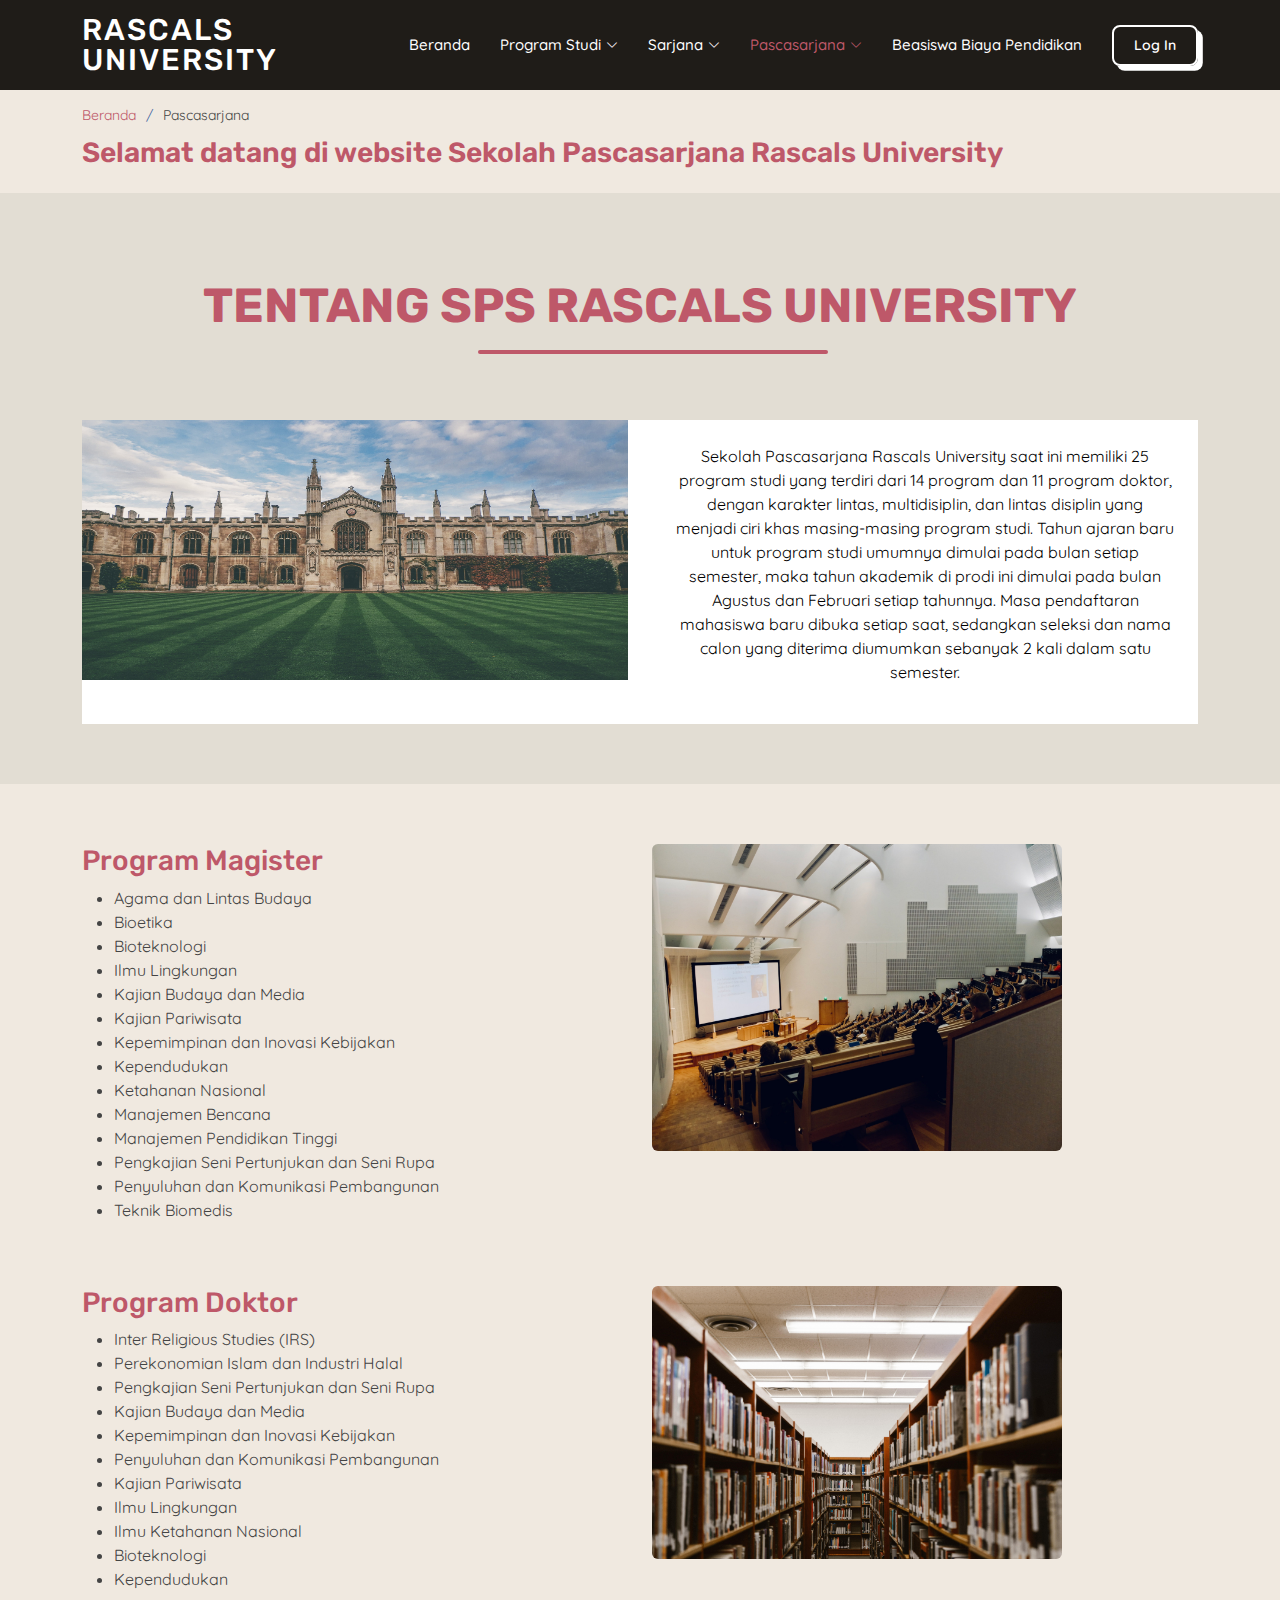
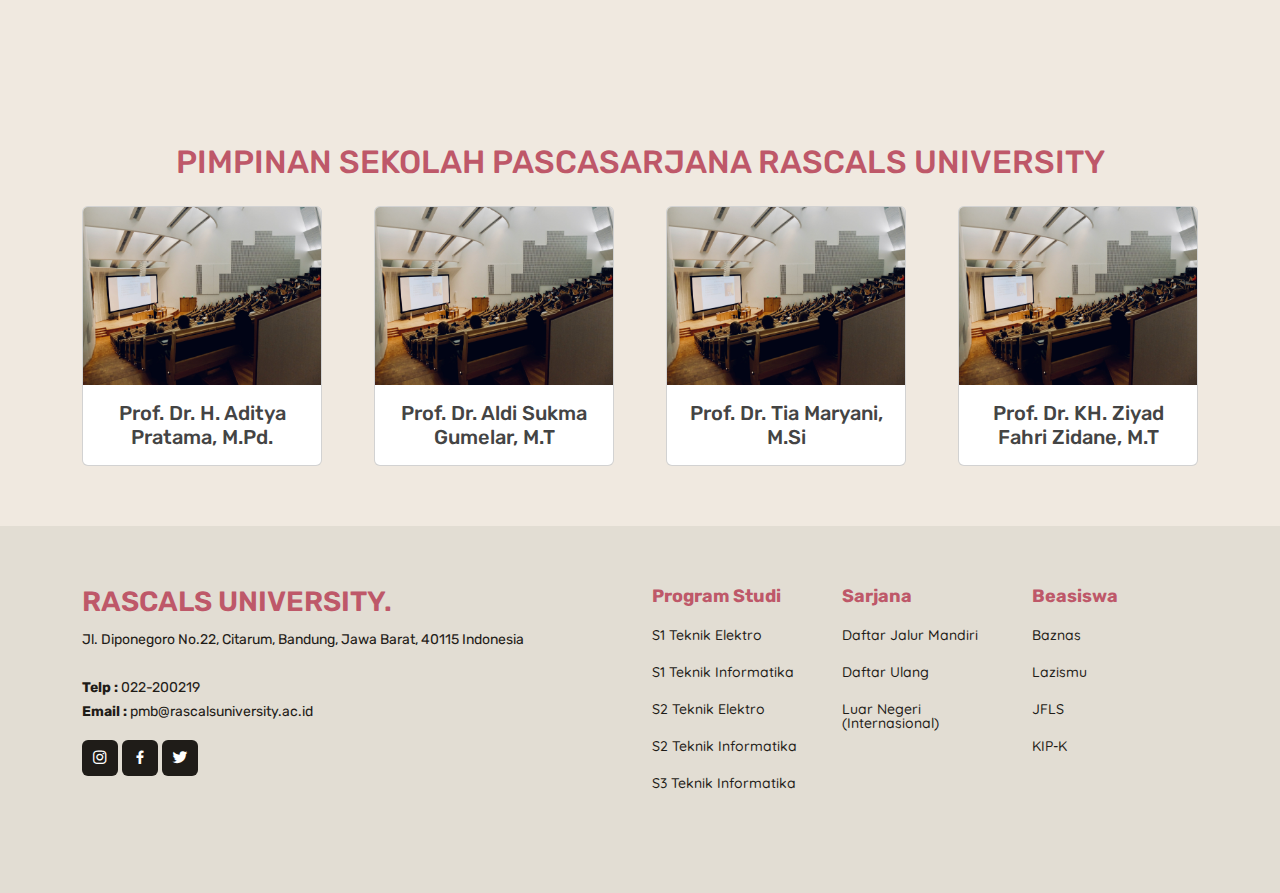
<file: pages/Pascasarjana/Pascasarjana.html>
<!DOCTYPE html>
<html lang="en">

<head>
    <meta charset="UTF-8">
    <meta http-equiv="X-UA-Compatible" content="IE=edge">
    <meta name="viewport" content="width=device-width, initial-scale=1.0">

    <title>PMB RASCALS University - Pascasarjana</title>

    <link href="./../../assets/image/favicon.png" rel="icon" />

    <link rel="stylesheet" href="./../../assets/bootstrap/css/bootstrap.min.css" />
    <link rel="stylesheet" href="./../../assets/bootstrap-icons/bootstrap-icons.css" />
    <link rel="stylesheet" href="./../../assets/boxicons/css/boxicons.min.css" />

    <link href="./../../assets/css/style.css" rel="stylesheet" />
</head>

<body>
    <!-- Header -->
    <header id="header" class="sticky-top bg-base-1">
        <div class="container d-flex align-items-center">
            <h1 class="logo me-auto">
                <a href="./../../index.html">rascals university</a>
            </h1>

            <nav id="navbar" class="navbar">
                <ul>
                    <li>
                        <a class="nav-link scrollto" href="./../../index.html">Beranda</a>
                    </li>
                    <li class="dropdown">
                        <a href="#">
                            <span>Program Studi</span>
                            <i class="bi bi-chevron-down"></i>
                        </a>
                        <ul>
                            <li class="dropdown">
                                <a href="#"><span>Fakultas Sains Teknologi</span>
                                    <i class="bi bi-chevron-right"></i></a>
                                <ul>
                                    <li>
                                        <a href="#">S1 Teknik Elektro</a>
                                    </li>
                                    <li>
                                        <a href="#">S1 Teknik Informatika</a>
                                    </li>
                                    <li>
                                        <a href="#">S2 Teknik Elektro</a>
                                    </li>
                                    <li>
                                        <a href="#">S2 Teknik Informatika</a>
                                    </li>
                                    <li>
                                        <a href="#">S3 Teknik Informatika</a>
                                    </li>
                                </ul>
                            </li>
                        </ul>
                    </li>
                    <li class="dropdown">
                        <a href="#">
                            <span>Sarjana</span>
                            <i class="bi bi-chevron-down"></i>
                        </a>
                        <ul>
                            <li>
                                <a href="./../Sarjana/JalurMandiri.html">Jalur Mandiri</a>
                            </li>
                            <li>
                                <a href="./../Sarjana/DaftarUlang.html">Daftar Ulang</a>
                            </li>
                            <li>
                                <a href="./../Sarjana/LuarNegeri.html">Luar Negeri (Internasional)</a>
                            </li>
                        </ul>
                    </li>
                    <li class="dropdown">
                        <a href="#" class="active">
                            <span>Pascasarjana</span>
                            <i class="bi bi-chevron-down"></i>
                        </a>
                        <ul>
                            <li>
                                <a href="#">Beasiswa Lanjutan</a>
                            </li>
                        </ul>
                    </li>
                    <li class="nav-link">
                        <a href="./../BeasiswaBiayaPendidikan/Beasiswa.html">
                            <span>Beasiswa Biaya Pendidikan</span>
                        </a>
                    </li>
                    <li>
                        <a class="getstarted" href="#">Log In</a>
                    </li>
                </ul>
                <i class="bi bi-list mobile-nav-toggle"></i>
            </nav>
        </div>
    </header>
    <!-- End Header -->

    <!-- Breadcrumbs -->
    <section id="breadcrumbs" class="breadcrumbs">
        <div class="container">

            <ol>
                <li><a href="./../../index.html">Beranda</a></li>
                <li>Pascasarjana</li>
            </ol>
            <h2>Selamat datang di website Sekolah Pascasarjana Rascals University</h1>

        </div>
    </section>
    <!-- End Breadcrumbs -->

    <section class="inner-page section-bg">
        <div class="container">
            <div class="section-title sps-title">
                <h2 class="mt-4 base-2 text-center">
                    TENTANG SPS RASCALS UNIVERSITY
                </h2>
            </div>

            <div class="inner mt-3">
                <div class="-item active bg-white">
                    <div class="row content">
                        <div class="col-lg-6">
                            <img src="./../../assets/image/sps-1.jpg" class="d-block w-100" alt="image" height="260">
                        </div>
                        <div class="col-lg-6 ">
                            <div class="text-black p-4 d-block d-md-block w-100">
                                <p class="text-center">Sekolah Pascasarjana Rascals University saat ini
                                    memiliki 25 program studi yang
                                    terdiri dari 14 program dan 11 program doktor, dengan karakter lintas,
                                    multidisiplin, dan lintas disiplin yang menjadi ciri khas masing-masing program
                                    studi. Tahun ajaran baru untuk program studi umumnya dimulai pada bulan setiap
                                    semester, maka tahun akademik di prodi ini dimulai pada bulan Agustus dan
                                    Februari
                                    setiap tahunnya. Masa pendaftaran mahasiswa baru dibuka setiap saat, sedangkan
                                    seleksi dan nama calon yang diterima diumumkan sebanyak 2 kali dalam satu
                                    semester.
                                </p>
                            </div>
                        </div>
                    </div>
                </div>
            </div>

        </div>
    </section>

    <section class="inner-page">
        <div class="container">
            <div class="row">
                <div class="col-lg-6 col-sm-12">
                    <h3 class="base-2">Program Magister</h3>
                    <ul>
                        <li>Agama dan Lintas Budaya</li>
                        <li>Bioetika</li>
                        <li>Bioteknologi</li>
                        <li>Ilmu Lingkungan</li>
                        <li>Kajian Budaya dan Media</li>
                        <li>Kajian Pariwisata</li>
                        <li>Kepemimpinan dan Inovasi Kebijakan</li>
                        <li>Kependudukan</li>
                        <li>Ketahanan Nasional</li>
                        <li>Manajemen Bencana</li>
                        <li>Manajemen Pendidikan Tinggi</li>
                        <li>Pengkajian Seni Pertunjukan dan Seni Rupa</li>
                        <li>Penyuluhan dan Komunikasi Pembangunan</li>
                        <li>Teknik Biomedis</li>
                    </ul>
                </div>

                <div class="col-lg-6 col-sm-12">
                    <img src="./../../assets/image/sps-2.jpg" class="img-fluid rounded-2 w-75">
                </div>

            </div>

            <div class="row">
                <div class="col-lg-6 col-sm-12 mt-5">
                    <h3 class="col base-2">Program Doktor</h3>
                    <ul>
                        <li>Inter Religious Studies (IRS)</li>
                        <li>Perekonomian Islam dan Industri Halal</li>
                        <li>Pengkajian Seni Pertunjukan dan Seni Rupa</li>
                        <li>Kajian Budaya dan Media</li>
                        <li>Kepemimpinan dan Inovasi Kebijakan</li>
                        <li>Penyuluhan dan Komunikasi Pembangunan</li>
                        <li>Kajian Pariwisata</li>
                        <li>Ilmu Lingkungan</li>
                        <li>Ilmu Ketahanan Nasional</li>
                        <li>Bioteknologi</li>
                        <li>Kependudukan</li>
                    </ul>
                </div>

                <div class="col-lg-6 col-sm-12 mt-5">
                    <img src="./../../assets/image/sps-3.jpg" class="img-fluid rounded-2 w-75">
                </div>

            </div>
        </div>
    </section>

    <section>
        <div class="container">
            <div class="row text-center">
                <h2 class="mt-3 base-2 text-center mb-4">
                    PIMPINAN SEKOLAH PASCASARJANA RASCALS UNIVERSITY
                </h2>

                <div class="pimpinan d-lg-flex justify-content-between flex-lg-row align-items-center">

                    <div class="card" style="width: 15rem;">
                        <img src="./../../assets/image/sps-2.jpg" class="card-img-top" alt="...">
                        <div class="card-body">
                            <h5 class="card-text">Prof. Dr. H. Aditya Pratama, M.Pd.</h5>
                        </div>
                    </div>

                    <div class="card" style="width: 15rem;">
                        <img src="./../../assets/image/sps-2.jpg" class="card-img-top" alt="...">
                        <div class="card-body">
                            <h5 class="card-text">Prof. Dr. Aldi Sukma Gumelar, M.T</h5>
                        </div>
                    </div>

                    <div class="card" style="width: 15rem;">
                        <img src="./../../assets/image/sps-2.jpg" class="card-img-top" alt="...">
                        <div class="card-body">
                            <h5 class="card-text">Prof. Dr. Tia Maryani, M.Si</h5>
                        </div>
                    </div>

                    <div class="card" style="width: 15rem;">
                        <img src="./../../assets/image/sps-2.jpg" class="card-img-top" alt="...">
                        <div class="card-body">
                            <h5 class="card-text">Prof. Dr. KH. Ziyad Fahri Zidane, M.T</h5>
                        </div>
                    </div>
                </div>
            </div>
        </div>
    </section>

    <!-- Footer -->
    <footer id="footer">
        <div class="footer-top section-bg">
            <div class="container">
                <div class="row">
                    <div class="col-lg-6 col-md-6 footer-contact">
                        <h3>Rascals University.</h3>
                        <p>
                            Jl. Diponegoro No.22,
                            Citarum, Bandung, Jawa Barat, 40115
                            Indonesia <br /><br />
                            <strong>Telp :</strong> 022-200219<br />
                            <strong>Email :</strong>
                            pmb@rascalsuniversity.ac.id<br />
                        </p>
                        <div class="social-links mt-3">
                            <a href="#" class="instagram"><i class="bx bxl-instagram"></i></a>
                            <a href="#" class="facebook"><i class="bx bxl-facebook"></i></a>
                            <a href="#" class="twitter"><i class="bx bxl-twitter"></i></a>
                        </div>
                    </div>

                    <div class="col-lg-2 col-md-6 footer-links">
                        <h4>Program Studi</h4>
                        <ul>
                            <li>
                                <a href="#">S1 Teknik Elektro</a>
                            </li>
                            <li>
                                <a href="#">S1 Teknik Informatika</a>
                            </li>
                            <li>
                                <a href="#">S2 Teknik Elektro</a>
                            </li>
                            <li>
                                <a href="#">S2 Teknik Informatika</a>
                            </li>
                            <li>
                                <a href="#">S3 Teknik Informatika</a>
                            </li>
                        </ul>
                    </div>

                    <div class="col-lg-2 col-md-6 footer-links">
                        <h4>Sarjana</h4>
                        <ul>
                            <li>
                                <a href="#">Daftar Jalur Mandiri</a>
                            </li>
                            <li>
                                <a href="#">Daftar Ulang</a>
                            </li>
                            <li>
                                <a href="#">Luar Negeri (Internasional)</a>
                            </li>
                        </ul>
                    </div>

                    <div class="col-lg-2 col-md-6 footer-links">
                        <h4>Beasiswa</h4>
                        <ul>
                            <li>
                                <a href="#">Baznas</a>
                            </li>
                            <li>
                                <a href="#">Lazismu</a>
                            </li>
                            <li>
                                <a href="#">JFLS</a>
                            </li>
                            <li>
                                <a href="#">KIP-K</a>
                            </li>
                        </ul>
                    </div>
                </div>
            </div>
        </div>
    </footer>
    <!-- End Footer -->

    <a href="#" class="back-to-top d-flex align-items-center justify-content-center">
        <i class="bi bi-arrow-up-short"></i>
    </a>

    <script src="./../../assets/bootstrap/js/bootstrap.bundle.min.js"></script>

    <script src="./../../assets/js/script.js"></script>
</body>

</html>
</file>
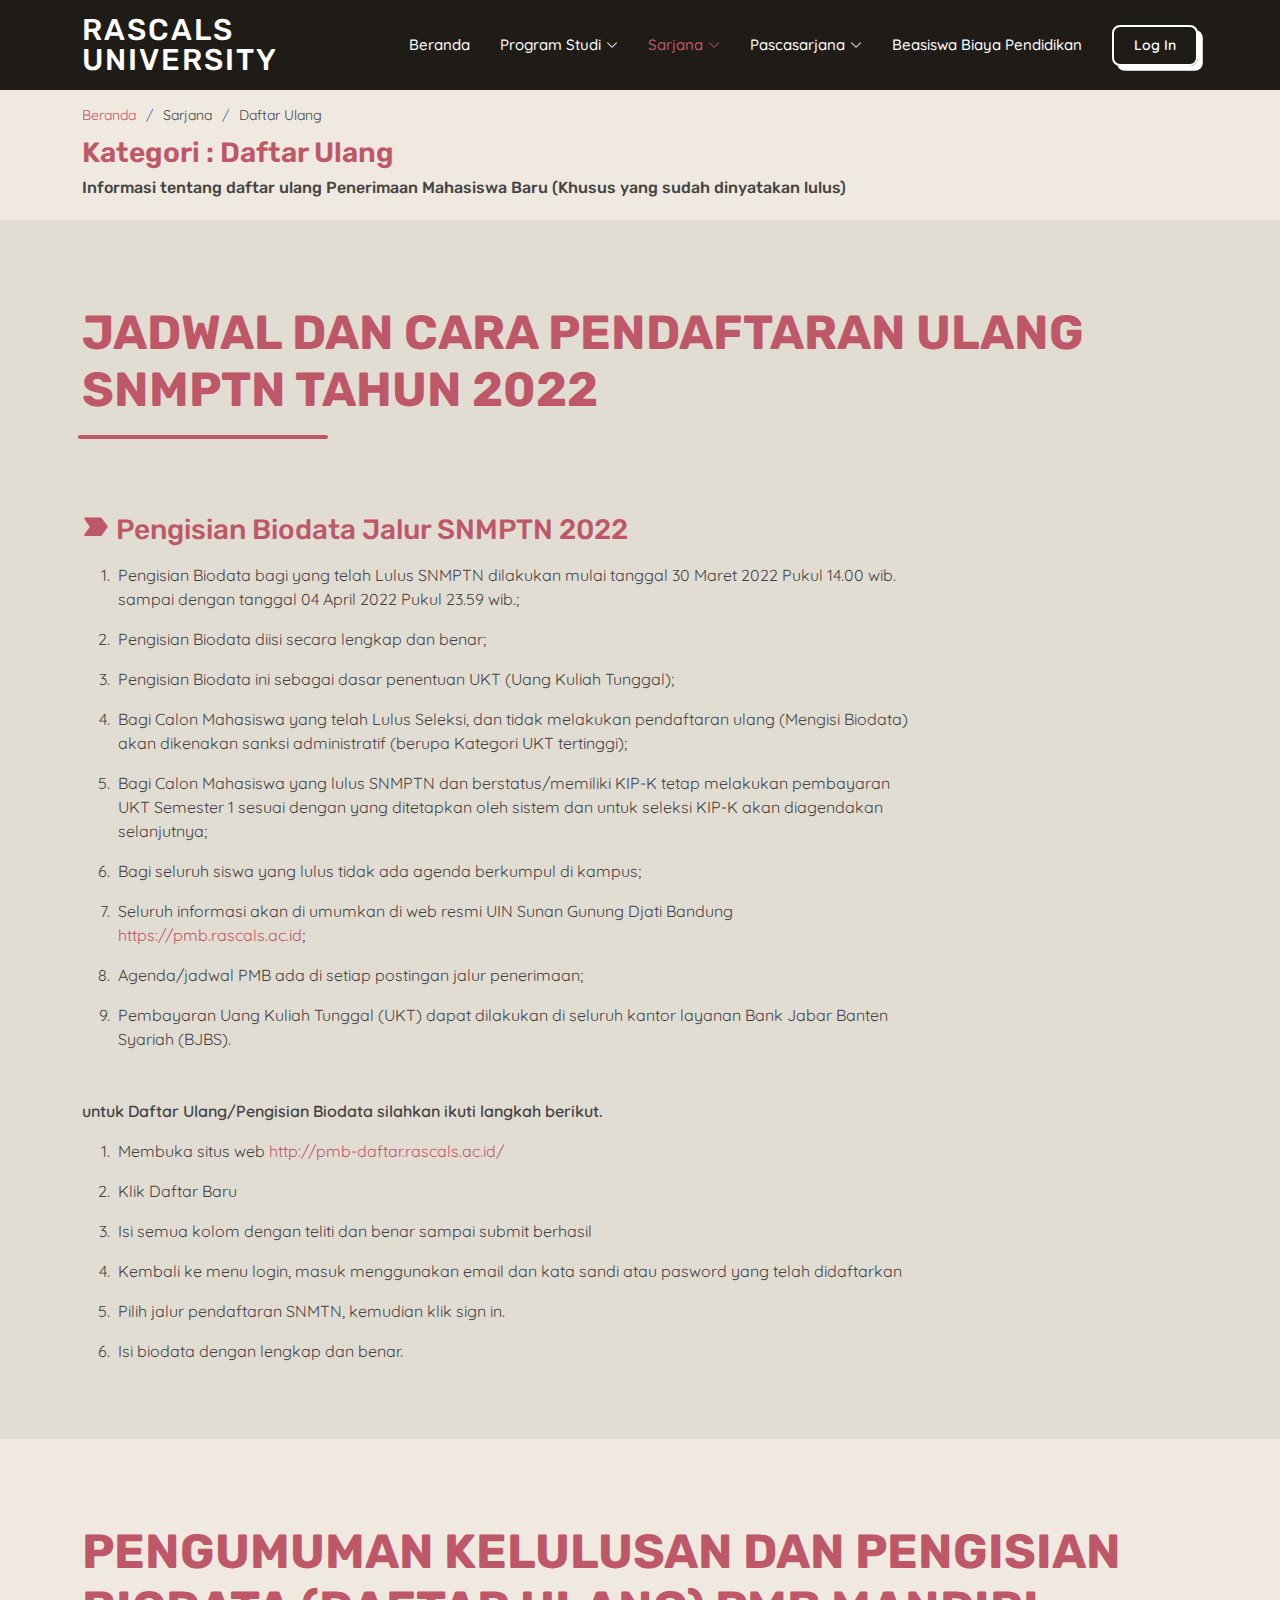
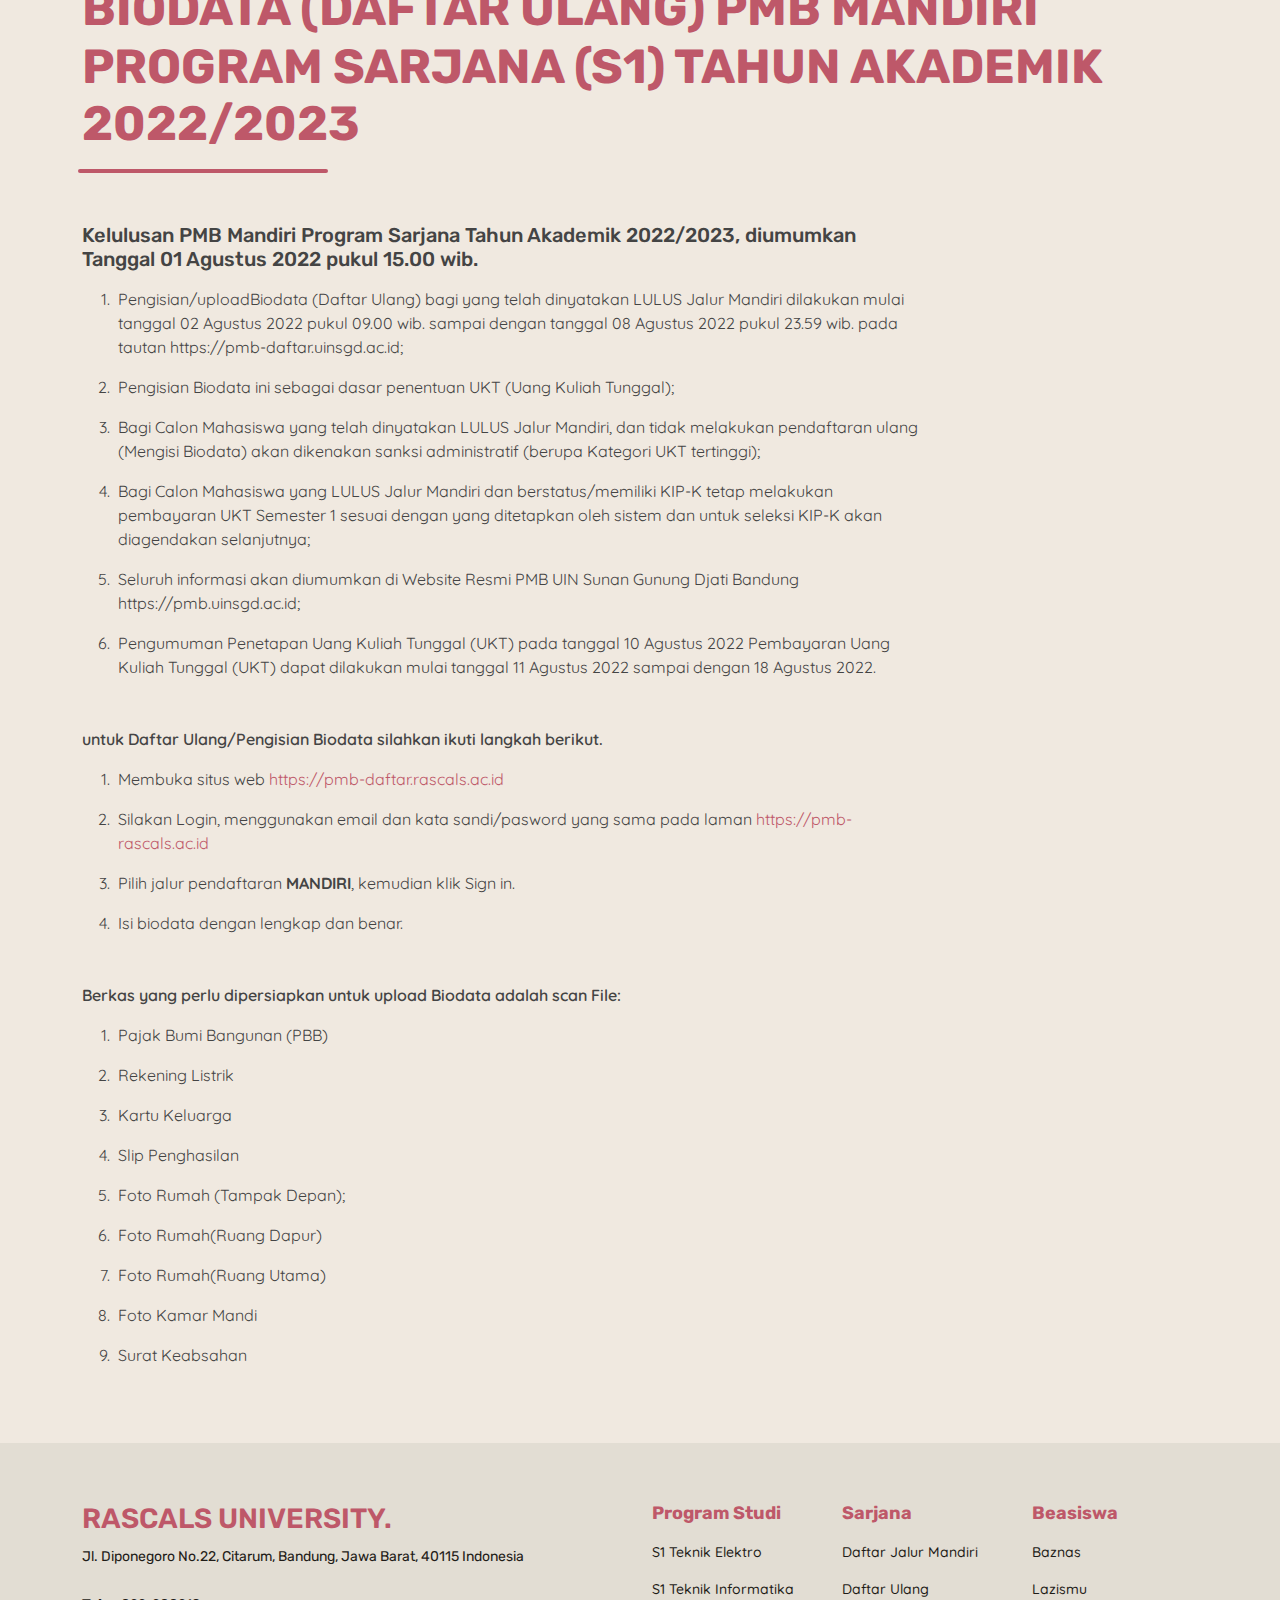
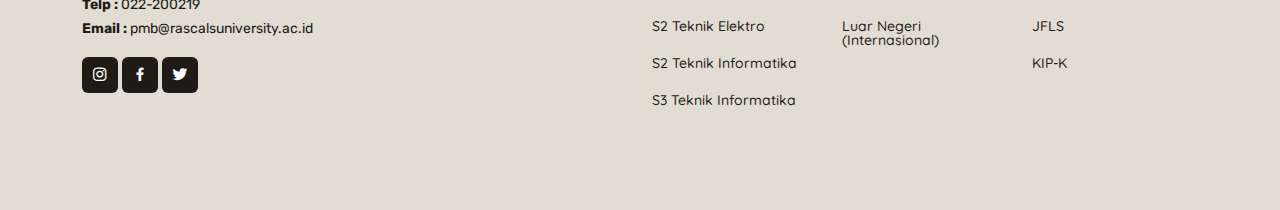
<file: pages/Sarjana/DaftarUlang.html>
<!DOCTYPE html>
<html lang="en">

<head>
    <meta charset="UTF-8">
    <meta http-equiv="X-UA-Compatible" content="IE=edge">
    <meta name="viewport" content="width=device-width, initial-scale=1.0">

    <title>PMB RASCALS University - Jalur Mandiri</title>

    <link href="./../../assets/image/favicon.png" rel="icon" />

    <link rel="stylesheet" href="./../../assets/bootstrap/css/bootstrap.min.css" />
    <link rel="stylesheet" href="./../../assets/bootstrap-icons/bootstrap-icons.css" />
    <link rel="stylesheet" href="./../../assets/boxicons/css/boxicons.min.css" />

    <link href="./../../assets/css/style.css" rel="stylesheet" />
</head>

<body>
    <!-- Header -->
    <header id="header" class="sticky-top bg-base-1">
        <div class="container d-flex align-items-center">
            <h1 class="logo me-auto">
                <a href="./../../index.html">rascals university</a>
            </h1>

            <nav id="navbar" class="navbar">
                <ul>
                    <li>
                        <a class="nav-link scrollto" href="./../../index.html">Beranda</a>
                    </li>
                    <li class="dropdown">
                        <a href="#">
                            <span>Program Studi</span>
                            <i class="bi bi-chevron-down"></i>
                        </a>
                        <ul>
                            <li class="dropdown">
                                <a href="#"><span>Fakultas Sains Teknologi</span>
                                    <i class="bi bi-chevron-right"></i></a>
                                <ul>
                                    <li>
                                        <a href="#">S1 Teknik Elektro</a>
                                    </li>
                                    <li>
                                        <a href="#">S1 Teknik Informatika</a>
                                    </li>
                                    <li>
                                        <a href="#">S2 Teknik Elektro</a>
                                    </li>
                                    <li>
                                        <a href="#">S2 Teknik Informatika</a>
                                    </li>
                                    <li>
                                        <a href="#">S3 Teknik Informatika</a>
                                    </li>
                                </ul>
                            </li>
                        </ul>
                    </li>
                    <li class="dropdown">
                        <a href="#" class="active">
                            <span>Sarjana</span>
                            <i class="bi bi-chevron-down"></i>
                        </a>
                        <ul>
                            <li>
                                <a href="./JalurMandiri.html">Jalur Mandiri</a>
                            </li>
                            <li>
                                <a href="#">Daftar Ulang</a>
                            </li>
                            <li>
                                <a href="./LuarNegeri.html">Luar Negeri (Internasional)</a>
                            </li>
                        </ul>
                    </li>
                    <li class="dropdown">
                        <a href="#">
                            <span>Pascasarjana</span>
                            <i class="bi bi-chevron-down"></i>
                        </a>
                        <ul>
                            <li>
                                <a href="./../Pascasarjana/Pascasarjana.html">Beasiswa Lanjutan</a>
                            </li>
                        </ul>
                    </li>
                    <li class="nav-link">
                        <a href="./../BeasiswaBiayaPendidikan/Beasiswa.html">
                            <span>Beasiswa Biaya Pendidikan</span>
                        </a>
                    </li>
                    <li>
                        <a class="getstarted" href="#">Log In</a>
                    </li>
                </ul>
                <i class="bi bi-list mobile-nav-toggle"></i>
            </nav>
        </div>
    </header>
    <!-- End Header -->

    <!-- Breadcrumbs -->
    <section id="breadcrumbs" class="breadcrumbs">
        <div class="container">

            <ol>
                <li><a href="./../../index.html">Beranda</a></li>
                <li>Sarjana</li>
                <li>Daftar Ulang</li>
            </ol>
            <h2>Kategori : Daftar Ulang</h2>
            <h6>Informasi tentang daftar ulang Penerimaan Mahasiswa Baru (Khusus yang sudah dinyatakan lulus)</h6>

        </div>
    </section>
    <!-- End Breadcrumbs -->

    <main id="main">
        <section class="daftar-ulang section-bg">
            <div class="container">
                <div class="section-title">
                    <h2 class="mt-4 base-2 pengumuman-title">
                        Jadwal dan Cara Pendaftaran Ulang SNMPTN Tahun 2022
                    </h2>
                </div>
                <div class="registration-snmptn w-75">
                    <h3 class="mt-4 base-2">
                        <i class="bx bxs-label base-2"></i>
                        Pengisian Biodata Jalur SNMPTN 2022
                    </h3>
                    <ol>
                        <li>
                            Pengisian Biodata bagi yang telah Lulus SNMPTN dilakukan mulai tanggal 30 Maret 2022
                            Pukul 14.00 wib. sampai dengan tanggal 04 April 2022 Pukul 23.59 wib.;
                        </li>
                        <li>
                            Pengisian Biodata diisi secara lengkap dan benar;
                        </li>
                        <li>
                            Pengisian Biodata ini sebagai dasar penentuan UKT (Uang Kuliah Tunggal);
                        </li>
                        <li>
                            Bagi Calon Mahasiswa yang telah Lulus Seleksi, dan tidak melakukan pendaftaran ulang
                            (Mengisi Biodata) akan dikenakan sanksi administratif (berupa Kategori UKT tertinggi);
                        </li>
                        <li>
                            Bagi Calon Mahasiswa yang lulus SNMPTN dan berstatus/memiliki KIP-K tetap melakukan
                            pembayaran UKT Semester 1 sesuai dengan yang ditetapkan oleh sistem dan untuk seleksi
                            KIP-K akan diagendakan selanjutnya;
                        </li>
                        <li>
                            Bagi seluruh siswa yang lulus tidak ada agenda berkumpul di kampus;
                        </li>
                        <li>
                            Seluruh informasi akan di umumkan di web resmi UIN Sunan Gunung Djati Bandung <a
                                href="#">https://pmb.rascals.ac.id</a>;
                        </li>
                        <li>
                            Agenda/jadwal PMB ada di setiap postingan jalur penerimaan;
                        </li>
                        <li>
                            Pembayaran Uang Kuliah Tunggal (UKT) dapat dilakukan di seluruh kantor layanan Bank
                            Jabar Banten Syariah (BJBS).
                        </li>
                    </ol>

                    <p class="fw-semibold mt-5">
                        untuk Daftar Ulang/Pengisian Biodata silahkan ikuti langkah berikut.
                    </p>
                    <ol>
                        <li>
                            Membuka situs web <a href="#">http://pmb-daftar.rascals.ac.id/</a>
                        </li>
                        <li>
                            Klik Daftar Baru
                        </li>
                        <li>
                            Isi semua kolom dengan teliti dan benar sampai submit berhasil
                        </li>
                        <li>
                            Kembali ke menu login, masuk menggunakan email dan kata sandi atau pasword yang telah
                            didaftarkan
                        </li>
                        <li>
                            Pilih jalur pendaftaran SNMTN, kemudian klik sign in.
                        </li>
                        <li>
                            Isi biodata dengan lengkap dan benar.
                        </li>
                    </ol>
                </div>
            </div>
        </section>

        <section class="pengumuman-daftar-ulang">
            <div class="container">
                <div class="section-title">
                    <h2 class="mt-4 base-2 pengumuman-title">
                        PENGUMUMAN KELULUSAN DAN PENGISIAN BIODATA (DAFTAR ULANG) PMB MANDIRI PROGRAM SARJANA (S1) TAHUN
                        AKADEMIK 2022/2023
                    </h2>
                </div>
                <div class="informasi-daftar-ulang w-75">
                    <h5>Kelulusan PMB Mandiri Program Sarjana Tahun Akademik 2022/2023, diumumkan Tanggal 01 Agustus
                        2022 pukul 15.00 wib.</h5>
                    <ol>
                        <li>
                            Pengisian/uploadBiodata (Daftar Ulang) bagi yang telah dinyatakan LULUS Jalur Mandiri
                            dilakukan mulai tanggal 02 Agustus 2022 pukul 09.00 wib. sampai dengan tanggal 08 Agustus
                            2022 pukul 23.59 wib. pada tautan https://pmb-daftar.uinsgd.ac.id;
                        </li>
                        <li>
                            Pengisian Biodata ini sebagai dasar penentuan UKT (Uang Kuliah Tunggal);
                        </li>
                        <li>
                            Bagi Calon Mahasiswa yang telah dinyatakan LULUS Jalur Mandiri, dan tidak melakukan
                            pendaftaran ulang (Mengisi Biodata) akan dikenakan sanksi administratif (berupa Kategori UKT
                            tertinggi);
                        </li>
                        <li>
                            Bagi Calon Mahasiswa yang LULUS Jalur Mandiri dan berstatus/memiliki KIP-K tetap melakukan
                            pembayaran UKT Semester 1 sesuai dengan yang ditetapkan oleh sistem dan untuk seleksi KIP-K
                            akan diagendakan selanjutnya;
                        </li>
                        <li>
                            Seluruh informasi akan diumumkan di Website Resmi PMB UIN Sunan Gunung Djati Bandung
                            https://pmb.uinsgd.ac.id;
                        </li>
                        <li>
                            Pengumuman Penetapan Uang Kuliah Tunggal (UKT) pada tanggal 10 Agustus 2022
                            Pembayaran Uang Kuliah Tunggal (UKT) dapat dilakukan mulai tanggal 11 Agustus 2022 sampai
                            dengan 18 Agustus 2022.

                        </li>
                    </ol>

                    <p class="fw-semibold mt-5">
                        untuk Daftar Ulang/Pengisian Biodata silahkan ikuti langkah berikut.
                    </p>

                    <ol>
                        <li>
                            Membuka situs web <a href="#">https://pmb-daftar.rascals.ac.id</a>
                        </li>
                        <li>
                            Silakan Login, menggunakan email dan kata sandi/pasword yang sama pada laman
                            <a href="#">https://pmb-rascals.ac.id</a>
                        </li>
                        <li>
                            Pilih jalur pendaftaran <b>MANDIRI</b>, kemudian klik Sign in.
                        </li>
                        <li>
                            Isi biodata dengan lengkap dan benar.
                        </li>
                    </ol>

                    <p class="fw-semibold mt-5">
                        Berkas yang perlu dipersiapkan untuk upload Biodata adalah scan File:
                    </p>

                    <ol>
                        <li>Pajak Bumi Bangunan (PBB)</li>
                        <li>Rekening Listrik</li>
                        <li>Kartu Keluarga</li>
                        <li>Slip Penghasilan</li>
                        <li>Foto Rumah (Tampak Depan);</li>
                        <li>Foto Rumah(Ruang Dapur)</li>
                        <li>Foto Rumah(Ruang Utama)</li>
                        <li>Foto Kamar Mandi</li>
                        <li>Surat Keabsahan</li>
                    </ol>
                </div>
            </div>
        </section>
    </main>

    <!-- Footer -->
    <footer id="footer">
        <div class="footer-top section-bg">
            <div class="container">
                <div class="row">
                    <div class="col-lg-6 col-md-6 footer-contact">
                        <h3>Rascals University.</h3>
                        <p>
                            Jl. Diponegoro No.22,
                            Citarum, Bandung, Jawa Barat, 40115
                            Indonesia <br /><br />
                            <strong>Telp :</strong> 022-200219<br />
                            <strong>Email :</strong>
                            pmb@rascalsuniversity.ac.id<br />
                        </p>
                        <div class="social-links mt-3">
                            <a href="#" class="instagram"><i class="bx bxl-instagram"></i></a>
                            <a href="#" class="facebook"><i class="bx bxl-facebook"></i></a>
                            <a href="#" class="twitter"><i class="bx bxl-twitter"></i></a>
                        </div>
                    </div>

                    <div class="col-lg-2 col-md-6 footer-links">
                        <h4>Program Studi</h4>
                        <ul>
                            <li>
                                <a href="#">S1 Teknik Elektro</a>
                            </li>
                            <li>
                                <a href="#">S1 Teknik Informatika</a>
                            </li>
                            <li>
                                <a href="#">S2 Teknik Elektro</a>
                            </li>
                            <li>
                                <a href="#">S2 Teknik Informatika</a>
                            </li>
                            <li>
                                <a href="#">S3 Teknik Informatika</a>
                            </li>
                        </ul>
                    </div>

                    <div class="col-lg-2 col-md-6 footer-links">
                        <h4>Sarjana</h4>
                        <ul>
                            <li>
                                <a href="#">Daftar Jalur Mandiri</a>
                            </li>
                            <li>
                                <a href="#">Daftar Ulang</a>
                            </li>
                            <li>
                                <a href="#">Luar Negeri (Internasional)</a>
                            </li>
                        </ul>
                    </div>

                    <div class="col-lg-2 col-md-6 footer-links">
                        <h4>Beasiswa</h4>
                        <ul>
                            <li>
                                <a href="#">Baznas</a>
                            </li>
                            <li>
                                <a href="#">Lazismu</a>
                            </li>
                            <li>
                                <a href="#">JFLS</a>
                            </li>
                            <li>
                                <a href="#">KIP-K</a>
                            </li>
                        </ul>
                    </div>
                </div>
            </div>
        </div>
    </footer>
    <!-- End Footer -->

    <a href="#" class="back-to-top d-flex align-items-center justify-content-center">
        <i class="bi bi-arrow-up-short"></i>
    </a>

    <script src="./../../assets/bootstrap/js/bootstrap.bundle.min.js"></script>

    <script src="./../../assets/js/script.js"></script>
</body>

</html>
</file>
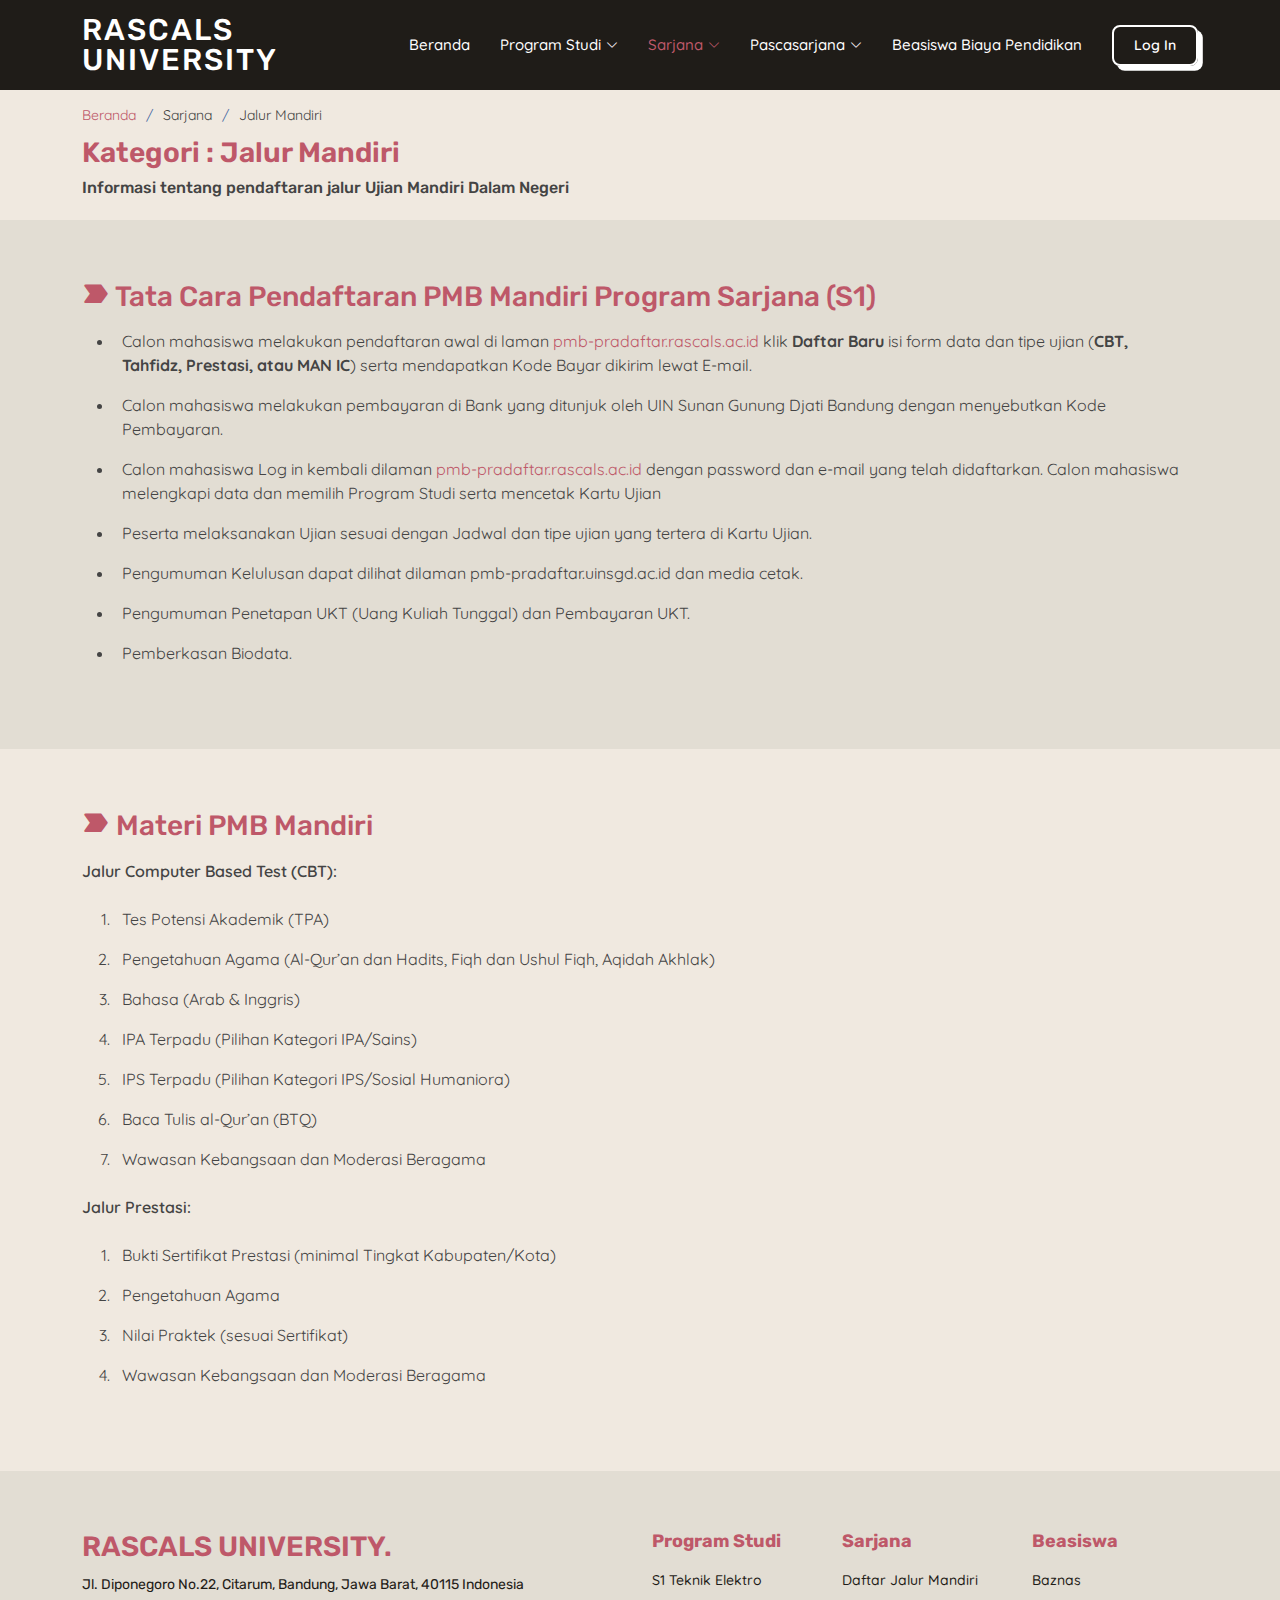
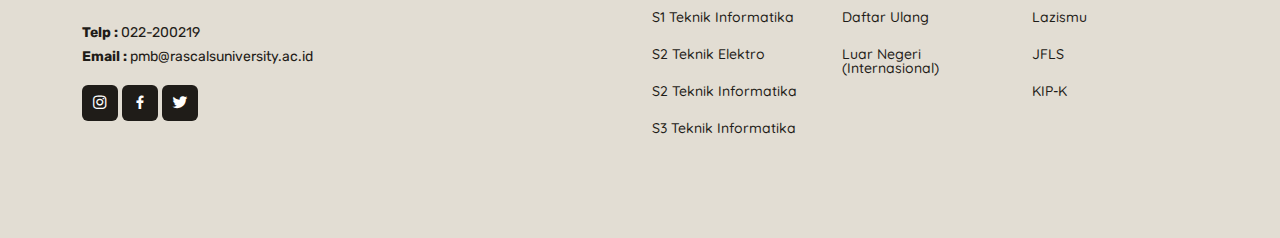
<file: pages/Sarjana/JalurMandiri.html>
<!DOCTYPE html>
<html lang="en">

<head>
    <meta charset="UTF-8">
    <meta http-equiv="X-UA-Compatible" content="IE=edge">
    <meta name="viewport" content="width=device-width, initial-scale=1.0">

    <title>PMB RASCALS University - Jalur Mandiri</title>

    <link href="./../../assets/image/favicon.png" rel="icon" />

    <link rel="stylesheet" href="./../../assets/bootstrap/css/bootstrap.min.css" />
    <link rel="stylesheet" href="./../../assets/bootstrap-icons/bootstrap-icons.css" />
    <link rel="stylesheet" href="./../../assets/boxicons/css/boxicons.min.css" />

    <link href="./../../assets/css/style.css" rel="stylesheet" />
</head>

<body>
    <!-- Header -->
    <header id="header" class="sticky-top bg-base-1">
        <div class="container d-flex align-items-center">
            <h1 class="logo me-auto">
                <a href="./../../index.html">rascals university</a>
            </h1>

            <nav id="navbar" class="navbar">
                <ul>
                    <li>
                        <a class="nav-link scrollto" href="./../../index.html">Beranda</a>
                    </li>
                    <li class="dropdown">
                        <a href="#">
                            <span>Program Studi</span>
                            <i class="bi bi-chevron-down"></i>
                        </a>
                        <ul>
                            <li class="dropdown">
                                <a href="#"><span>Fakultas Sains Teknologi</span>
                                    <i class="bi bi-chevron-right"></i></a>
                                <ul>
                                    <li>
                                        <a href="#">S1 Teknik Elektro</a>
                                    </li>
                                    <li>
                                        <a href="#">S1 Teknik Informatika</a>
                                    </li>
                                    <li>
                                        <a href="#">S2 Teknik Elektro</a>
                                    </li>
                                    <li>
                                        <a href="#">S2 Teknik Informatika</a>
                                    </li>
                                    <li>
                                        <a href="#">S3 Teknik Informatika</a>
                                    </li>
                                </ul>
                            </li>
                        </ul>
                    </li>
                    <li class="dropdown">
                        <a href="#" class="active">
                            <span>Sarjana</span>
                            <i class="bi bi-chevron-down"></i>
                        </a>
                        <ul>
                            <li>
                                <a href="#">Jalur Mandiri</a>
                            </li>
                            <li>
                                <a href="./DaftarUlang.html">Daftar Ulang</a>
                            </li>
                            <li>
                                <a href="./LuarNegeri.html">Luar Negeri (Internasional)</a>
                            </li>
                        </ul>
                    </li>
                    <li class="dropdown">
                        <a href="#">
                            <span>Pascasarjana</span>
                            <i class="bi bi-chevron-down"></i>
                        </a>
                        <ul>
                            <li>
                                <a href="./../Pascasarjana/Pascasarjana.html">Beasiswa Lanjutan</a>
                            </li>
                        </ul>
                    </li>
                    <li class="nav-link">
                        <a href="./../BeasiswaBiayaPendidikan/Beasiswa.html">
                            <span>Beasiswa Biaya Pendidikan</span>
                        </a>
                    </li>
                    <li>
                        <a class="getstarted" href="#">Log In</a>
                    </li>
                </ul>
                <i class="bi bi-list mobile-nav-toggle"></i>
            </nav>
        </div>
    </header>
    <!-- End Header -->

    <!-- Breadcrumbs -->
    <section id="breadcrumbs" class="breadcrumbs">
        <div class="container">

            <ol>
                <li><a href="./../../index.html">Beranda</a></li>
                <li>Sarjana</li>
                <li>Jalur Mandiri</li>
            </ol>
            <h2>Kategori : Jalur Mandiri</h2>
            <h6>Informasi tentang pendaftaran jalur Ujian Mandiri Dalam Negeri</h6>

        </div>
    </section>
    <!-- End Breadcrumbs -->

    <main id="main">
        <section class="jalur-mandiri section-bg">
            <div class="container">
                <div class="registration ">
                    <h3 class="base-2">
                        <i class="bx bxs-label base-2"></i>
                        Tata Cara Pendaftaran PMB Mandiri Program Sarjana (S1)
                    </h3>
                    <ul>
                        <li>
                            Calon mahasiswa melakukan pendaftaran awal di laman <a
                                href="#">pmb-pradaftar.rascals.ac.id</a> klik <b>Daftar Baru</b> isi form data dan tipe
                            ujian (<b>CBT, Tahfidz, Prestasi, atau MAN IC</b>) serta mendapatkan Kode Bayar dikirim
                            lewat E-mail.
                        </li>
                        <li>
                            Calon mahasiswa melakukan pembayaran di Bank yang ditunjuk oleh UIN Sunan Gunung Djati
                            Bandung dengan menyebutkan Kode Pembayaran.
                        </li>
                        <li>
                            Calon mahasiswa Log in kembali dilaman <a href="#">pmb-pradaftar.rascals.ac.id</a> dengan
                            password dan e-mail yang telah didaftarkan. Calon mahasiswa melengkapi data dan memilih
                            Program Studi serta mencetak Kartu Ujian
                        </li>
                        <li>
                            Peserta melaksanakan Ujian sesuai dengan Jadwal dan tipe ujian yang tertera di Kartu Ujian.
                        </li>
                        <li>
                            Pengumuman Kelulusan dapat dilihat dilaman pmb-pradaftar.uinsgd.ac.id dan media cetak.
                        </li>
                        <li>
                            Pengumuman Penetapan UKT (Uang Kuliah Tunggal) dan Pembayaran UKT.
                        </li>
                        <li>
                            Pemberkasan Biodata.
                        </li>
                    </ul>
                </div>
        </section>

        <section class="jalur-mandiri">
            <div class="container">
                <div class="procedures">
                    <h3 class="base-2">
                        <i class="bx bxs-label base-2"></i>
                        Materi PMB Mandiri
                    </h3>
                    <p class="fw-semibold mt-3">
                        Jalur Computer Based Test (CBT):
                    </p>
                    <ol>
                        <li>Tes Potensi Akademik (TPA)</li>
                        <li>Pengetahuan Agama (Al-Qur’an dan Hadits, Fiqh dan Ushul Fiqh, Aqidah Akhlak)</li>
                        <li>Bahasa (Arab & Inggris)</li>
                        <li>IPA Terpadu (Pilihan Kategori IPA/Sains)</li>
                        <li>IPS Terpadu (Pilihan Kategori IPS/Sosial Humaniora)</li>
                        <li>Baca Tulis al-Qur’an (BTQ)</li>
                        <li>Wawasan Kebangsaan dan Moderasi Beragama</li>
                    </ol>
                    <p class="fw-semibold mt-3">
                        Jalur Prestasi:
                    </p>
                    <ol>
                        <li>Bukti Sertifikat Prestasi (minimal Tingkat Kabupaten/Kota)</li>
                        <li>Pengetahuan Agama</li>
                        <li>Nilai Praktek (sesuai Sertifikat)</li>
                        <li>Wawasan Kebangsaan dan Moderasi Beragama</li>
                    </ol>
                </div>
        </section>
    </main>

    <!-- Footer -->
    <footer id="footer">
        <div class="footer-top section-bg">
            <div class="container">
                <div class="row">
                    <div class="col-lg-6 col-md-6 footer-contact">
                        <h3>Rascals University.</h3>
                        <p>
                            Jl. Diponegoro No.22,
                            Citarum, Bandung, Jawa Barat, 40115
                            Indonesia <br /><br />
                            <strong>Telp :</strong> 022-200219<br />
                            <strong>Email :</strong>
                            pmb@rascalsuniversity.ac.id<br />
                        </p>
                        <div class="social-links mt-3">
                            <a href="#" class="instagram"><i class="bx bxl-instagram"></i></a>
                            <a href="#" class="facebook"><i class="bx bxl-facebook"></i></a>
                            <a href="#" class="twitter"><i class="bx bxl-twitter"></i></a>
                        </div>
                    </div>

                    <div class="col-lg-2 col-md-6 footer-links">
                        <h4>Program Studi</h4>
                        <ul>
                            <li>
                                <a href="#">S1 Teknik Elektro</a>
                            </li>
                            <li>
                                <a href="#">S1 Teknik Informatika</a>
                            </li>
                            <li>
                                <a href="#">S2 Teknik Elektro</a>
                            </li>
                            <li>
                                <a href="#">S2 Teknik Informatika</a>
                            </li>
                            <li>
                                <a href="#">S3 Teknik Informatika</a>
                            </li>
                        </ul>
                    </div>

                    <div class="col-lg-2 col-md-6 footer-links">
                        <h4>Sarjana</h4>
                        <ul>
                            <li>
                                <a href="#">Daftar Jalur Mandiri</a>
                            </li>
                            <li>
                                <a href="#">Daftar Ulang</a>
                            </li>
                            <li>
                                <a href="#">Luar Negeri (Internasional)</a>
                            </li>
                        </ul>
                    </div>

                    <div class="col-lg-2 col-md-6 footer-links">
                        <h4>Beasiswa</h4>
                        <ul>
                            <li>
                                <a href="#">Baznas</a>
                            </li>
                            <li>
                                <a href="#">Lazismu</a>
                            </li>
                            <li>
                                <a href="#">JFLS</a>
                            </li>
                            <li>
                                <a href="#">KIP-K</a>
                            </li>
                        </ul>
                    </div>
                </div>
            </div>
        </div>
    </footer>
    <!-- End Footer -->

    <a href="#" class="back-to-top d-flex align-items-center justify-content-center">
        <i class="bi bi-arrow-up-short"></i>
    </a>

    <script src="./../../assets/bootstrap/js/bootstrap.bundle.min.js"></script>

    <script src="./../../assets/js/script.js"></script>
</body>

</html>
</file>
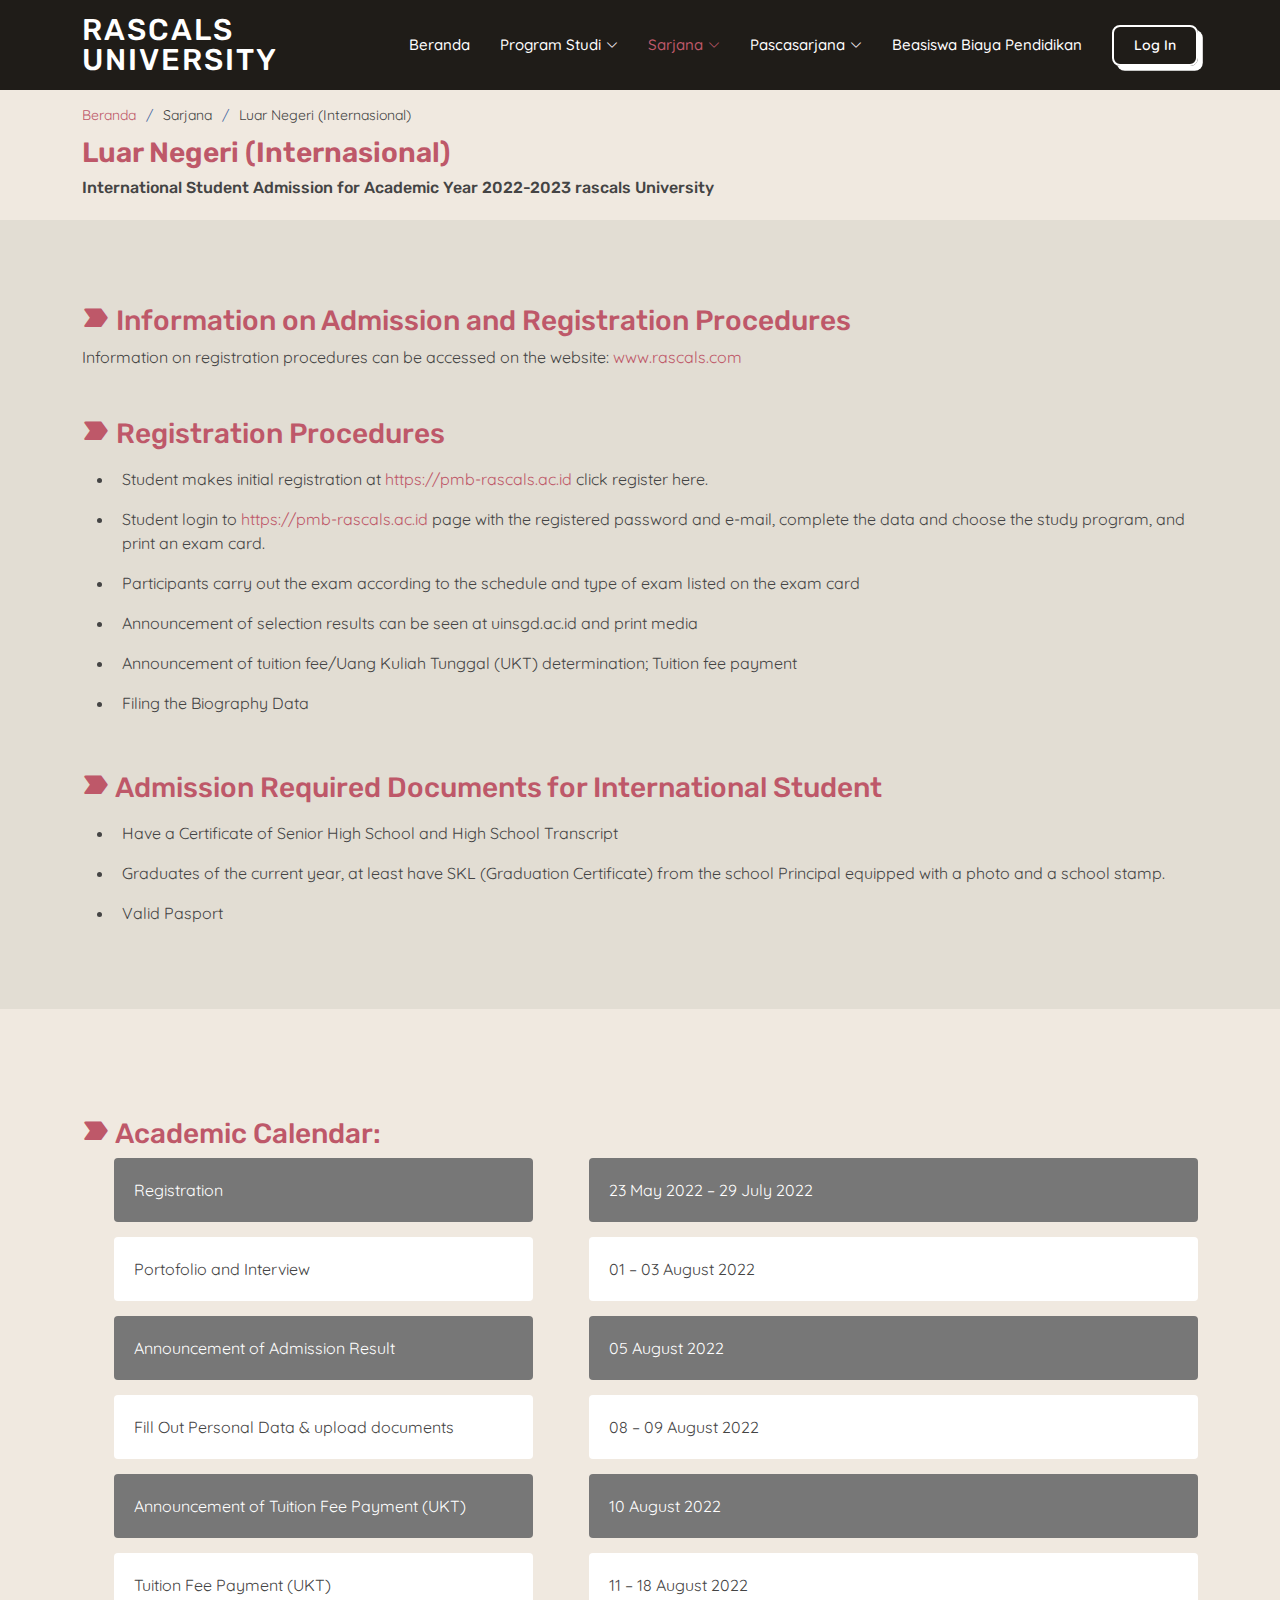
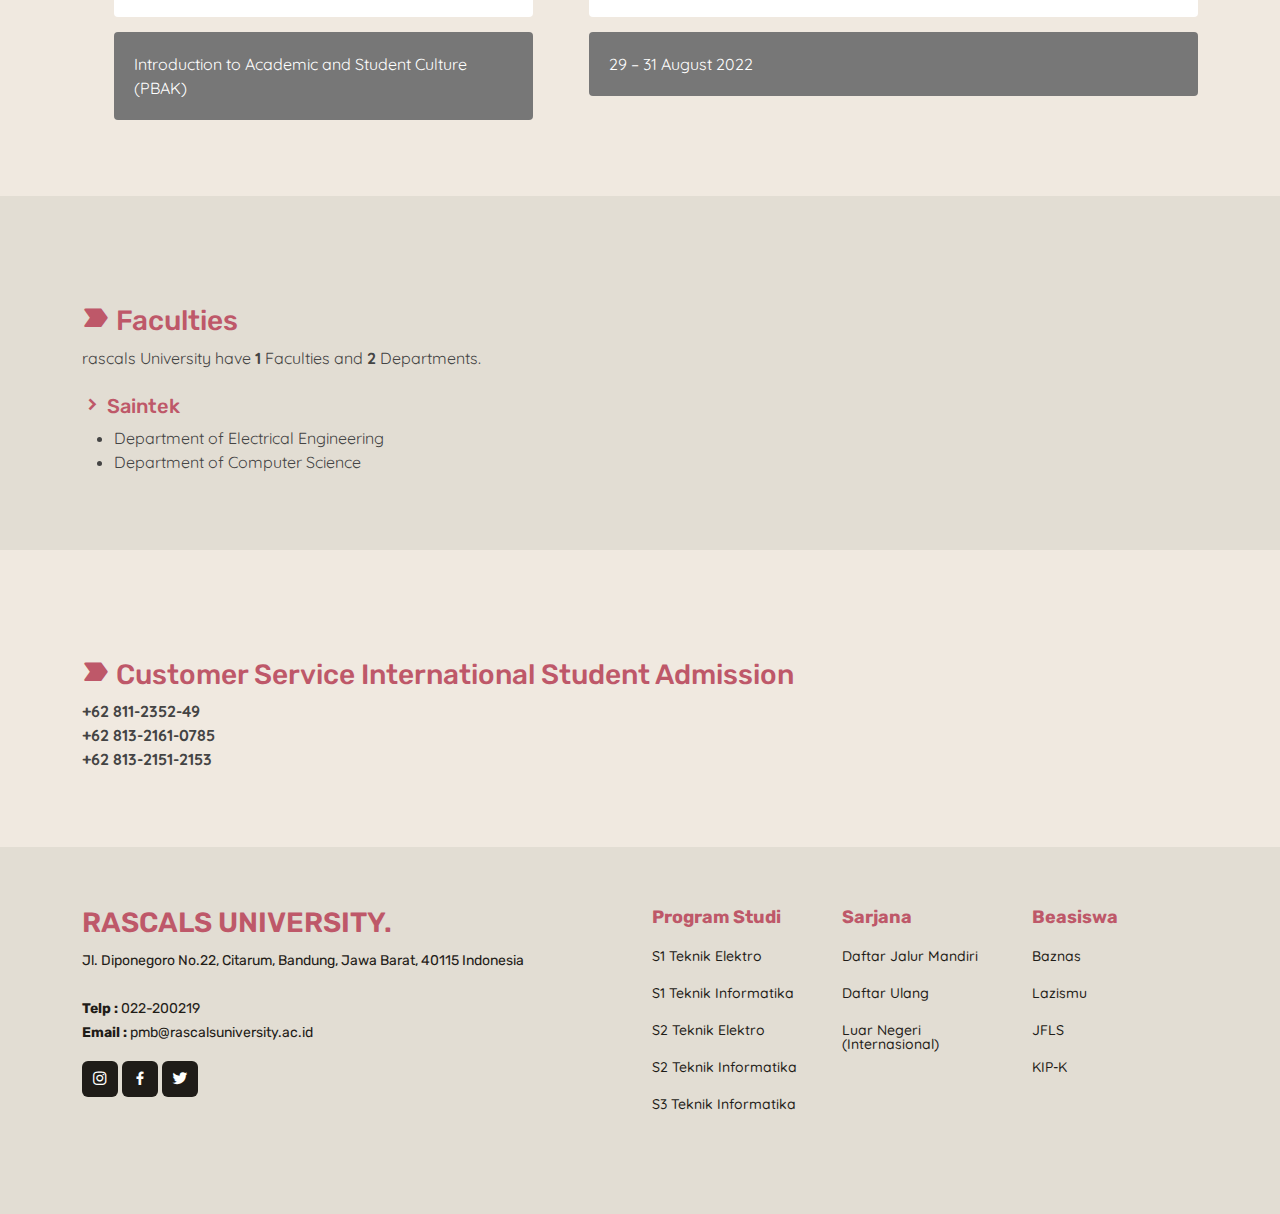
<file: pages/Sarjana/LuarNegeri.html>
<!DOCTYPE html>
<html lang="en">

<head>
    <meta charset="UTF-8">
    <meta http-equiv="X-UA-Compatible" content="IE=edge">
    <meta name="viewport" content="width=device-width, initial-scale=1.0">

    <title>PMB RASCALS University - Jalur Mandiri</title>

    <link href="./../../assets/image/favicon.png" rel="icon" />

    <link rel="stylesheet" href="./../../assets/bootstrap/css/bootstrap.min.css" />
    <link rel="stylesheet" href="./../../assets/bootstrap-icons/bootstrap-icons.css" />
    <link rel="stylesheet" href="./../../assets/boxicons/css/boxicons.min.css" />

    <link href="./../../assets/css/style.css" rel="stylesheet" />
</head>

<body>
    <!-- Header -->
    <header id="header" class="sticky-top bg-base-1">
        <div class="container d-flex align-items-center">
            <h1 class="logo me-auto">
                <a href="./../../index.html">rascals university</a>
            </h1>

            <nav id="navbar" class="navbar">
                <ul>
                    <li>
                        <a class="nav-link scrollto" href="./../../index.html">Beranda</a>
                    </li>
                    <li class="dropdown">
                        <a href="#">
                            <span>Program Studi</span>
                            <i class="bi bi-chevron-down"></i>
                        </a>
                        <ul>
                            <li class="dropdown">
                                <a href="#"><span>Fakultas Sains Teknologi</span>
                                    <i class="bi bi-chevron-right"></i></a>
                                <ul>
                                    <li>
                                        <a href="#">S1 Teknik Elektro</a>
                                    </li>
                                    <li>
                                        <a href="#">S1 Teknik Informatika</a>
                                    </li>
                                    <li>
                                        <a href="#">S2 Teknik Elektro</a>
                                    </li>
                                    <li>
                                        <a href="#">S2 Teknik Informatika</a>
                                    </li>
                                    <li>
                                        <a href="#">S3 Teknik Informatika</a>
                                    </li>
                                </ul>
                            </li>
                        </ul>
                    </li>
                    <li class="dropdown">
                        <a href="#" class="active">
                            <span>Sarjana</span>
                            <i class="bi bi-chevron-down"></i>
                        </a>
                        <ul>
                            <li>
                                <a href="./JalurMandiri.html">Jalur Mandiri</a>
                            </li>
                            <li>
                                <a href="./DaftarUlang.html">Daftar Ulang</a>
                            </li>
                            <li>
                                <a href="#">Luar Negeri (Internasional)</a>
                            </li>
                        </ul>
                    </li>
                    <li class="dropdown">
                        <a href="#">
                            <span>Pascasarjana</span>
                            <i class="bi bi-chevron-down"></i>
                        </a>
                        <ul>
                            <li>
                                <a href="./../Pascasarjana/Pascasarjana.html">Beasiswa Lanjutan</a>
                            </li>
                        </ul>
                    </li>
                    <li class="nav-link">
                        <a href="./../BeasiswaBiayaPendidikan/Beasiswa.html">
                            <span>Beasiswa Biaya Pendidikan</span>
                        </a>
                    </li>
                    <a class="getstarted" href="#">Log In</a>
                    </li>
                </ul>
                <i class="bi bi-list mobile-nav-toggle"></i>
            </nav>
        </div>
    </header>
    <!-- End Header -->

    <!-- Breadcrumbs -->
    <section id="breadcrumbs" class="breadcrumbs">
        <div class="container">

            <ol>
                <li><a href="./../../index.html">Beranda</a></li>
                <li>Sarjana</li>
                <li>Luar Negeri (Internasional)</li>
            </ol>
            <h2>Luar Negeri (Internasional)</h2>
            <h6>International Student Admission for Academic Year 2022-2023 rascals University</h6>

        </div>
    </section>
    <!-- End Breadcrumbs -->

    <main id="main">
        <section class="jalur-mandiri section-bg">
            <div class="container">
                <div class="registration ">
                    <h3 class="mt-4 base-2">
                        <i class="bx bxs-label base-2"></i>
                        Information on Admission and Registration Procedures
                    </h3>
                    <p>
                        Information on registration procedures can be accessed on the website: <a
                            href="#!">www.rascals.com</a>
                    </p>
                </div>

                <div class="procedures">
                    <h3 class="mt-5 base-2">
                        <i class="bx bxs-label base-2"></i>
                        Registration Procedures
                    </h3>
                    <ul>
                        <li>Student makes initial registration at <a href="#">https://pmb-rascals.ac.id</a> click
                            register here.
                        </li>
                        <li>Student login to <a href="#">https://pmb-rascals.ac.id</a> page with the registered
                            password and e-mail,
                            complete the data and choose the study program, and print an exam card.
                        </li>
                        <li>Participants carry out the exam according to the schedule and type of exam listed on the
                            exam card
                        </li>
                        <li>Announcement of selection results can be seen at uinsgd.ac.id and print media
                        </li>
                        <li>Announcement of tuition fee/Uang Kuliah Tunggal (UKT) determination; Tuition fee payment
                        </li>
                        <li>Filing the Biography Data
                        </li>
                    </ul>
                </div>

                <div class="required-documents">
                    <h3 class="mt-5 base-2">
                        <i class="bx bxs-label base-2"></i>
                        Admission Required Documents for International Student
                    </h3>
                    <ul>
                        <li>Have a Certificate of Senior High School and High School Transcript</li>
                        <li>Graduates of the current year, at least have SKL (Graduation Certificate) from the school
                            Principal equipped with a photo and a school stamp.
                        </li>
                        <li>Valid Pasport</li>
                    </ul>
                </div>
            </div>
        </section>

        <section class="academic-calendar">
            <div class="container">
                <h3 class="mt-5 base-2">
                    <i class="bx bxs-label base-2"></i>
                    Academic Calendar:
                </h3>
                <div class="row content">
                    <div class="col-xl-5 col-lg-7 cc-1">
                        <ul>
                            <li>Registration</li>
                            <li class="d-md-none">23 May 2022 – 29 July 2022</li>
                            <li>Portofolio and Interview</li>
                            <li class="d-md-none">01 – 03 August 2022</li>
                            <li>Announcement of Admission Result</li>
                            <li class="d-md-none">05 August 2022</li>
                            <li>Fill Out Personal Data & upload documents</li>
                            <li class="d-md-none">08 – 09 August 2022</li>
                            <li>Announcement of Tuition Fee Payment (UKT)</li>
                            <li class="d-md-none">10 August 2022</li>
                            <li>Tuition Fee Payment (UKT)</li>
                            <li class="d-md-none">11 – 18 August 2022</li>
                            <li>Introduction to Academic and Student Culture (PBAK)</li>
                            <li class="d-md-none">29 – 31 August 2022</li>
                        </ul>
                    </div>
                    <div class="col-xl-7 col-lg-5 cc-2 d-none d-md-block">
                        <ul>
                            <li>23 May 2022 – 29 July 2022</li>
                            <li>01 – 03 August 2022</li>
                            <li>05 August 2022</li>
                            <li>08 – 09 August 2022</li>
                            <li>10 August 2022</li>
                            <li>11 – 18 August 2022</li>
                            <li>29 – 31 August 2022</li>
                        </ul>
                    </div>
                </div>
            </div>
        </section>

        <section class="faculties section-bg">
            <div class="container">
                <h3 class="mt-5 base-2">
                    <i class="bx bxs-label base-2"></i>
                    Faculties</h3>
                <p>rascals University have <b>1</b> Faculties and <b>2</b> Departments.</p>
                <h5 class="mt-4 base-2">
                    <i class="bx bxs-chevron-right base-2"></i>
                    Saintek</h5>
                <ul>
                    <li>Department of Electrical Engineering</li>
                    <li>Department of Computer Science</li>
                </ul>
            </div>
        </section>

        <section class="customer-service">
            <div class="container">
                <h3 class="mt-5 base-2">
                    <i class="bx bxs-label base-2"></i>
                    Customer Service
                    International Student Admission</h3>
                <ul class="fw-bold list-unstyled">
                    <li>+62 811-2352-49</li>
                    <li>+62 813-2161-0785</li>
                    <li>+62 813-2151-2153</li>
                </ul>
            </div>
        </section>
    </main>

    <!-- Footer -->
    <footer id="footer">
        <div class="footer-top section-bg">
            <div class="container">
                <div class="row">
                    <div class="col-lg-6 col-md-6 footer-contact">
                        <h3>rascals University.</h3>
                        <p>
                            Jl. Diponegoro No.22,
                            Citarum, Bandung, Jawa Barat, 40115
                            Indonesia <br /><br />
                            <strong>Telp :</strong> 022-200219<br />
                            <strong>Email :</strong>
                            pmb@rascalsuniversity.ac.id<br />
                        </p>
                        <div class="social-links mt-3">
                            <a href="#" class="instagram"><i class="bx bxl-instagram"></i></a>
                            <a href="#" class="facebook"><i class="bx bxl-facebook"></i></a>
                            <a href="#" class="twitter"><i class="bx bxl-twitter"></i></a>
                        </div>
                    </div>

                    <div class="col-lg-2 col-md-6 footer-links">
                        <h4>Program Studi</h4>
                        <ul>
                            <li>
                                <a href="#">S1 Teknik Elektro</a>
                            </li>
                            <li>
                                <a href="#">S1 Teknik Informatika</a>
                            </li>
                            <li>
                                <a href="#">S2 Teknik Elektro</a>
                            </li>
                            <li>
                                <a href="#">S2 Teknik Informatika</a>
                            </li>
                            <li>
                                <a href="#">S3 Teknik Informatika</a>
                            </li>
                        </ul>
                    </div>

                    <div class="col-lg-2 col-md-6 footer-links">
                        <h4>Sarjana</h4>
                        <ul>
                            <li>
                                <a href="#">Daftar Jalur Mandiri</a>
                            </li>
                            <li>
                                <a href="#">Daftar Ulang</a>
                            </li>
                            <li>
                                <a href="#">Luar Negeri (Internasional)</a>
                            </li>
                        </ul>
                    </div>

                    <div class="col-lg-2 col-md-6 footer-links">
                        <h4>Beasiswa</h4>
                        <ul>
                            <li>
                                <a href="#">Baznas</a>
                            </li>
                            <li>
                                <a href="#">Lazismu</a>
                            </li>
                            <li>
                                <a href="#">JFLS</a>
                            </li>
                            <li>
                                <a href="#">KIP-K</a>
                            </li>
                        </ul>
                    </div>
                </div>
            </div>
        </div>
    </footer>
    <!-- End Footer -->

    <a href="#" class="back-to-top d-flex align-items-center justify-content-center">
        <i class="bi bi-arrow-up-short"></i>
    </a>

    <script src="./../../assets/bootstrap/js/bootstrap.bundle.min.js"></script>

    <script src="./../../assets/js/script.js"></script>
</body>

</html>
</file>
<file: assets/css/style.css>
@import url('https://fonts.googleapis.com/css2?family=Quicksand:wght@300;400;500;600;700&family=Rubik:wght@400;500;600&display=swap');

/* variabels */
:root {
    --base-1: #1f1c18;
    --base-2: #be5869;
    --base-2-hover: #be3e54;
}

body {
    font-family: 'Quicksand', sans-serif;
    color: #444444;
    background-color: #f0e9e0;
}

.bg-base-1 {
    background: var(--base-1);
}

.bg-base-2 {
    background: var(--base-2);
}

.base-2 {
    color: var(--base-2);
}

a {
    color: var(--base-2);
    text-decoration: none;
}

a:hover {
    color: var(--base-2-hover);
    text-decoration: none;
}

h1,
h2,
h3,
h4,
h5,
h6 {
    font-family: 'Rubik', sans-serif;
}

/* Back To Top Button */
.back-to-top {
    position: fixed;
    visibility: hidden;
    opacity: 0;
    right: 15px;
    bottom: 15px;
    z-index: 996;
    background: var(--base-2);
    width: 40px;
    height: 40px;
    border-radius: 12px;
    transition: all 0.4s;
}

.back-to-top i {
    font-size: 24px;
    color: #fff;
    line-height: 0;
}

.back-to-top:hover {
    background: var(--base-2-hover);
    color: #fff;
}

.back-to-top.active {
    visibility: visible;
    opacity: 1;
}

/* Header */
#header {
    transition: all 0.5s;
    z-index: 997;
    padding: 15px 0;
}

#header.header-scrolled,
#header.header-inner-pages {
    background: rgba(71, 34, 34, 0.9) !important;
}

#header .logo {
    font-size: 30px;
    margin: 0;
    padding: 0;
    line-height: 1;
    font-weight: 500;
    letter-spacing: 2px;
    text-transform: uppercase;
}

#header .logo a {
    color: #fff;
}

#header .logo img {
    max-height: 40px;
}

/* Navigation Menu */
/* Desktop Navigation */
.navbar {
    padding: 0;
}

.navbar ul {
    margin: 0;
    padding: 0;
    display: flex;
    list-style: none;
    align-items: center;
}

.navbar li {
    position: relative;
}

.navbar a,
.navbar a:focus {
    display: flex;
    align-items: center;
    justify-content: space-between;
    padding: 10px 0 10px 30px;
    font-size: 15px;
    font-weight: 500;
    color: #fff;
    white-space: nowrap;
    transition: 0.3s;
}

.navbar a i,
.navbar a:focus i {
    font-size: 12px;
    line-height: 0;
    margin-left: 5px;
}

.navbar a:hover,
.navbar .active,
.navbar .active:focus,
.navbar li:hover>a {
    color: var(--base-2);
}

.navbar .getstarted,
.navbar .getstarted:focus {
    padding: 8px 20px;
    margin-left: 30px;
    border-radius: 8px;
    color: #fff;
    font-size: 14px;
    border: 2px solid #fff;
    font-weight: 600;
    box-shadow: 0.3rem 0.3rem #fff;
}

.navbar .getstarted:hover,
.navbar .getstarted:focus:hover {
    color: #fff;
    background: var(--base-2);
}

.navbar .dropdown ul {
    display: block;
    position: absolute;
    left: 14px;
    top: calc(100% + 30px);
    margin: 0;
    padding: 10px 0;
    z-index: 99;
    opacity: 0;
    visibility: hidden;
    background: #fff;
    box-shadow: 0px 0px 30px rgba(127, 137, 161, 0.25);
    transition: 0.3s;
    border-radius: 4px;
}

.navbar .dropdown ul li {
    min-width: 200px;
}

.navbar .dropdown ul a {
    padding: 10px 20px;
    font-size: 14px;
    text-transform: none;
    font-weight: 500;
    color: var(--base-1);
}

.navbar .dropdown ul a i {
    font-size: 12px;
}

.navbar .dropdown ul a:hover,
.navbar .dropdown ul .active:hover,
.navbar .dropdown ul li:hover>a {
    color: var(--base-2);
}

.navbar .dropdown:hover>ul {
    opacity: 1;
    top: 100%;
    visibility: visible;
}

.navbar .dropdown .dropdown ul {
    top: 0;
    left: calc(100% - 30px);
    visibility: hidden;
}

.navbar .dropdown .dropdown:hover>ul {
    opacity: 1;
    top: 0;
    left: 100%;
    visibility: visible;
}

@media (max-width: 1366px) {
    .navbar .dropdown .dropdown ul {
        left: -90%;
    }

    .navbar .dropdown .dropdown:hover>ul {
        left: -100%;
    }
}

/* Mobile Navigation */
.mobile-nav-toggle {
    color: #fff;
    font-size: 28px;
    cursor: pointer;
    display: none;
    line-height: 0;
    transition: 0.5s;
}

.mobile-nav-toggle.bi-x {
    color: #fff;
}

@media (max-width: 991px) {
    .mobile-nav-toggle {
        display: block;
    }

    .navbar ul {
        display: none;
    }
}

.navbar-mobile {
    position: fixed;
    overflow: hidden;
    top: 0;
    right: 0;
    left: 0;
    bottom: 0;
    background: rgba(50, 48, 48, 0.9);
    transition: 0.3s;
    z-index: 999;
}

.navbar-mobile .mobile-nav-toggle {
    position: absolute;
    top: 15px;
    right: 15px;
}

.navbar-mobile ul {
    display: block;
    position: absolute;
    top: 55px;
    right: 15px;
    bottom: 15px;
    left: 15px;
    padding: 10px 0;
    border-radius: 10px;
    background-color: #fff;
    overflow-y: auto;
    transition: 0.3s;
}

.navbar-mobile a,
.navbar-mobile a:focus {
    padding: 10px 20px;
    font-size: 15px;
    color: var(--base-1);
}

.navbar-mobile a:hover,
.navbar-mobile .active,
.navbar-mobile li:hover>a {
    color: var(--base-2);
}

.navbar-mobile .getstarted,
.navbar-mobile .getstarted:focus {
    margin: 15px;
    color: var(--base-1);
    background: #fff;
    border: 2px solid var(--base-1);
    font-weight: 600;
    box-shadow: 0.3rem 0.3rem var(--base-1);
}

.navbar-mobile .dropdown ul {
    position: static;
    display: none;
    margin: 10px 20px;
    padding: 10px 0;
    z-index: 99;
    opacity: 1;
    visibility: visible;
    background: #fff;
    box-shadow: 0px 0px 30px rgba(127, 137, 161, 0.25);
}

.navbar-mobile .dropdown ul li {
    min-width: 200px;
}

.navbar-mobile .dropdown ul a {
    padding: 10px 20px;
}

.navbar-mobile .dropdown ul a i {
    font-size: 12px;
}

.navbar-mobile .dropdown ul a:hover,
.navbar-mobile .dropdown ul .active:hover,
.navbar-mobile .dropdown ul li:hover>a {
    color: var(--base-2);
}

.navbar-mobile .dropdown>.dropdown-active {
    display: block;
}

/*
# Hero Section
*/
#hero {
    width: 100%;
    height: 70vh;
    background: #1d2b64;
    /* fallback for old browsers */
    background: -webkit-linear-gradient(to top, var(--base-2), var(--base-1));
    /* Chrome 10-25, Safari 5.1-6 */
    background: linear-gradient(to top, var(--base-2), var(--base-1));
    /* W3C, IE 10+/ Edge, Firefox 16+, Chrome 26+, Opera 12+, Safari 7+ */
}

#hero .container {
    padding-top: 72px;
}

#hero h1 {
    margin: 0 0 10px 0;
    font-size: 48px;
    font-weight: 700;
    line-height: 56px;
    color: #fff;
}

#hero h2 {
    color: rgba(255, 255, 255, 0.6);
    margin-bottom: 50px;
    font-size: 24px;
}

#hero .hero-img {
    text-align: center;
}

#hero .hero-img img {
    width: 55%;
}

#hero .btn-get-started {
    font-family: 'Quicksand', sans-serif;
    font-weight: 500;
    font-size: 16px;
    letter-spacing: 1px;
    display: inline-block;
    padding: 10px 28px 11px 28px;
    border-radius: 8px;
    transition: 0.5s;
    margin: 10px 0 0 0;
    color: #fff;
    background: var(--base-2);
    box-shadow: 0.5rem 0.5rem #000;
    border: 3px solid #000;
}

#hero .btn-get-started:hover {
    background: var(--base-2-hover);
}

#hero .btn-watch-video {
    font-size: 16px;
    display: flex;
    align-items: center;
    transition: 0.5s;
    margin: 10px 0 0 25px;
    color: #fff;
    line-height: 1;
}

#hero .btn-watch-video i {
    line-height: 0;
    color: #fff;
    font-size: 32px;
    transition: 0.3s;
    margin-right: 8px;
}

#hero .btn-watch-video:hover i {
    color: var(--base-2);
}

#hero .animated {
    animation: up-down 2s ease-in-out infinite alternate-reverse both;
}

@media (max-width: 991px) {
    #hero {
        height: 100vh;
        text-align: center;
    }

    #hero .animated {
        -webkit-animation: none;
        animation: none;
    }

    #hero .hero-img {
        text-align: center;
    }

    #hero .hero-img img {
        width: 50%;
    }
}

@media (max-width: 768px) {
    #hero h1 {
        font-size: 28px;
        line-height: 36px;
    }

    #hero h2 {
        font-size: 18px;
        line-height: 24px;
        margin-bottom: 30px;
    }

    #hero .hero-img img {
        width: 70%;
    }
}

@media (max-width: 575px) {
    #hero .hero-img img {
        width: 70%;
    }

    #hero .btn-get-started {
        font-size: 16px;
        padding: 10px 24px 11px 24px;
    }
}

@-webkit-keyframes up-down {
    0% {
        transform: translateY(10px);
    }

    100% {
        transform: translateY(-10px);
    }
}

@keyframes up-down {
    0% {
        transform: translateY(10px);
    }

    100% {
        transform: translateY(-10px);
    }
}

/*
# Sections General
*/
section {
    padding: 60px 0;
    overflow: hidden;
}

.section-bg {
    background-color: #e2ddd3;
}

.section-title {
    padding-bottom: 30px;
}

.section-title h2 {
    font-size: 3rem;
    font-weight: bold;
    text-transform: uppercase;
    margin-bottom: 20px;
    padding-bottom: 20px;
    position: relative;
}

.section-title h2::after {
    content: '';
    position: absolute;
    display: block;
    width: 250px;
    height: 4px;
    background: var(--base-2);
    bottom: 0;
    left: calc(5% - 60px);
    border-radius: 1rem;
}

.section-title p {
    margin-bottom: 0;
}

@media (max-width: 575px) {
    .section-title h2::after {
        left: calc(20% - 70px);
    }
}

/*
# Pengumuman
*/
.pengumuman .content h3 {
    font-weight: 600;
    font-size: 26px;
}

.pengumuman .content ul {
    list-style: none;
    padding: 0;
}

.pengumuman .content ul li {
    padding-left: 28px;
    position: relative;
}

.pengumuman .content ul li+li {
    margin-top: 10px;
}

.pengumuman .content ul i {
    position: absolute;
    left: 0;
    top: 2px;
    font-size: 20px;
    color: var(--base-2);
    line-height: 1;
}

.pengumuman .content p:last-child {
    margin-bottom: 0;
}

.pengumuman .content .btn-learn-more {
    font-family: 'Quicksand', sans-serif;
    font-weight: 500;
    font-size: 14px;
    letter-spacing: 1px;
    display: inline-block;
    padding: 12px 32px;
    border-radius: 4px;
    transition: 0.3s;
    line-height: 1;
    color: var(--base-2);
    -webkit-animation-delay: 0.8s;
    animation-delay: 0.8s;
    margin-top: 6px;
    border: 2px solid var(--base-2);
}

.pengumuman .content .btn-learn-more:hover {
    background: var(--base-2);
    color: #fff;
    text-decoration: none;
}

@media (max-width: 575px) {
    .pengumuman .carousel-item img {
        width: 100% !important;
    }
}

/* Informasi Umum */
.informasi-umum .informasi-umum-list {
    padding: 0 100px;
}

.informasi-umum .informasi-umum-list ul {
    padding: 0;
    list-style: none;
}

.informasi-umum .informasi-umum-list li+li {
    margin-top: 1.5rem;
}

.informasi-umum .informasi-umum-list li {
    padding: 20px;
    background: #fff;
    border-radius: 4px;
    position: relative;
}

.informasi-umum .informasi-umum-list a {
    display: block;
    position: relative;
    font-family: 'Quicksand', sans-serif;
    font-size: 16px;
    line-height: 24px;
    font-weight: 600;
    padding: 0 30px;
    outline: none;
    cursor: pointer;
}

.informasi-umum .informasi-umum-list .icon-help {
    font-size: 24px;
    position: absolute;
    right: 0;
    left: 20px;
    color: var(--base-2);
}

.informasi-umum .informasi-umum-list .icon-show,
.informasi-umum .informasi-umum-list .icon-close {
    font-size: 24px;
    position: absolute;
    right: 0;
    top: 0;
}

.informasi-umum .informasi-umum-list p {
    margin-bottom: 0;
    padding: 10px 0 0 0;
}

.informasi-umum .informasi-umum-list .icon-show {
    display: none;
}

.informasi-umum .informasi-umum-list a.collapsed {
    color: #37517e;
    transition: 0.3s;
}

.informasi-umum .informasi-umum-list a.collapsed:hover {
    color: var(--base-2);
}

.informasi-umum .informasi-umum-list a.collapsed .icon-show {
    display: inline-block;
}

.informasi-umum .informasi-umum-list a.collapsed .icon-close {
    display: none;
}

@media (max-width: 1200px) {
    .informasi-umum .informasi-umum-list {
        padding: 0;
    }
}

/*
# Breadcrumbs
*/
.breadcrumbs {
    padding: 15px 0;
    /* background: #f3f5fa; */
    min-height: 40px;
    /* margin-top: 72px; */
}

@media (max-width: 992px) {
    .breadcrumbs {
        margin-top: 68px;
    }
}

.breadcrumbs h2 {
    font-size: 28px;
    font-weight: 600;
    color: var(--base-2);
}

.breadcrumbs ol {
    display: flex;
    flex-wrap: wrap;
    list-style: none;
    padding: 0 0 10px 0;
    margin: 0;
    font-size: 14px;
}

.breadcrumbs ol li+li {
    padding-left: 10px;
}

.breadcrumbs ol li+li::before {
    display: inline-block;
    padding-right: 10px;
    color: #4668a2;
    content: '/';
}

/*
# Footer
*/
#footer {
    font-size: 14px;
    background: var(--base-1);
}

#footer .footer-top {
    padding: 60px 0;
}

#footer .footer-top .footer-contact {
    margin-bottom: 30px;
}

#footer .footer-top .footer-contact h3 {
    font-size: 28px;
    margin: 0 0 10px 0;
    padding: 2px 0 2px 0;
    line-height: 1;
    text-transform: uppercase;
    font-weight: 600;
    color: var(--base-2);
}

#footer .footer-top .footer-contact p {
    font-size: 14px;
    line-height: 24px;
    margin-bottom: 0;
    font-family: 'Rubik', sans-serif;
    color: var(--base-1);
}

#footer .footer-top h4 {
    font-size: 18px;
    font-weight: bold;
    color: var(--base-2);
    position: relative;
    padding-bottom: 12px;
}

#footer .footer-top .footer-links {
    margin-bottom: 30px;
}

#footer .footer-top .footer-links ul {
    list-style: none;
    padding: 0;
    margin: 0;
}

#footer .footer-top .footer-links ul li {
    padding: 10px 0;
    display: flex;
    align-items: center;
    font-weight: 500;
}

#footer .footer-top .footer-links ul li:first-child {
    padding-top: 0;
}

#footer .footer-top .footer-links ul a {
    color: var(--base-1);
    transition: 0.3s;
    display: inline-block;
    line-height: 1;
    border-bottom: 1px solid transparent;
    padding-bottom: 2px;
}

#footer .footer-top .footer-links ul a:hover {
    text-decoration: none;
    color: #000;
    border-bottom: 1px solid #000;
}

#footer .footer-top .social-links a {
    font-size: 18px;
    display: inline-block;
    background: var(--base-1);
    color: #fff;
    line-height: 1;
    padding: 8px 0;
    border-radius: 6px;
    text-align: center;
    width: 36px;
    height: 36px;
    transition: 0.3s;
}

#footer .footer-top .social-links a:hover {
    background: #fff;
    color: var(--base-2);
    text-decoration: none;
}

#footer .footer-bottom {
    padding-top: 30px;
    padding-bottom: 30px;
    color: #fff;
}

#footer .copyright {
    float: left;
}

#footer .credits {
    float: right;
    font-size: 13px;
}

#footer .credits a {
    transition: 0.3s;
}

@media (max-width: 768px) {
    #footer .footer-bottom {
        padding-top: 20px;
        padding-bottom: 20px;
    }

    #footer .copyright,
    #footer .credits {
        text-align: center;
        float: none;
    }

    #footer .credits {
        padding-top: 4px;
    }
}

/*
Start Beasiswa Biaya Pendidikan 
*/
.inner-page1 h3,
.inner-page2 h3,
.inner-page3 h3,
.inner-page4 h3 {
    color: var(--base-2);
}

.beasiswa-title h2,
.sps-title h2 {
    font-size: 3rem;
}

.beasiswa-title h2:after,
.sps-title h2:after {
    content: '';
    position: absolute;
    display: block;
    width: 350px;
    height: 4px;
    background: var(--base-2);
    bottom: 0;
    left: calc(40% - 50px);
    border-radius: 1rem;
}

.inner-page4 a:hover {
    text-decoration: underline;
}

.daftar-btn {
    background: var(--base-2);
    color: #fff;
    padding: 10px 14px;
    border-radius: 6px;
}

.daftar-btn:hover {
    background: var(--base-2-hover);
    color: #fff;
}

@media (max-width: 575px) {
    .daftar-sekarang {
        margin-left: 4rem;
    }

    .daftar-sekarang .card {
        margin-bottom: 2rem;
    }

    .beasiswa-title h2 {
        font-size: 1.8rem;
    }

    .beasiswa-title h2:after {
        width: 250px;
        left: calc(30% - 50px);
    }
}

/*
Sarjana
*/
.jalur-mandiri li {
    padding: .5rem;
}

.academic-calendar ul {
    list-style: none;
}

.academic-calendar li+li {
    margin-top: 15px;
}

.academic-calendar li {
    padding: 20px;
    background: #ffffff;
    border-radius: 4px;
    position: relative;
}

.cc-1>ul>li:nth-child(1),
.cc-1>ul>li:nth-child(2),
.cc-1>ul>li:nth-child(5),
.cc-1>ul>li:nth-child(6),
.cc-1>ul>li:nth-child(9),
.cc-1>ul>li:nth-child(10),
.cc-1>ul>li:nth-child(13),
.cc-1>ul>li:nth-child(14) {
    background: #777;
    color: #fff;
}

.cc-2>ul>li:nth-child(1),
.cc-2>ul>li:nth-child(3),
.cc-2>ul>li:nth-child(5),
.cc-2>ul>li:nth-child(7) {
    background: #777;
    color: #fff;
}

.registration-snmptn li,
.informasi-daftar-ulang li {
    margin: 1rem 0;
    padding-left: 4px;
}

@media (max-width: 575px) {
    .pengumuman-title {
        font-size: 1.5rem !important;
    }

    .pimpinan {
        margin-left: 3.5rem;
    }

    .pimpinan .card {
        margin-bottom: 2rem;
    }
}
</file>
